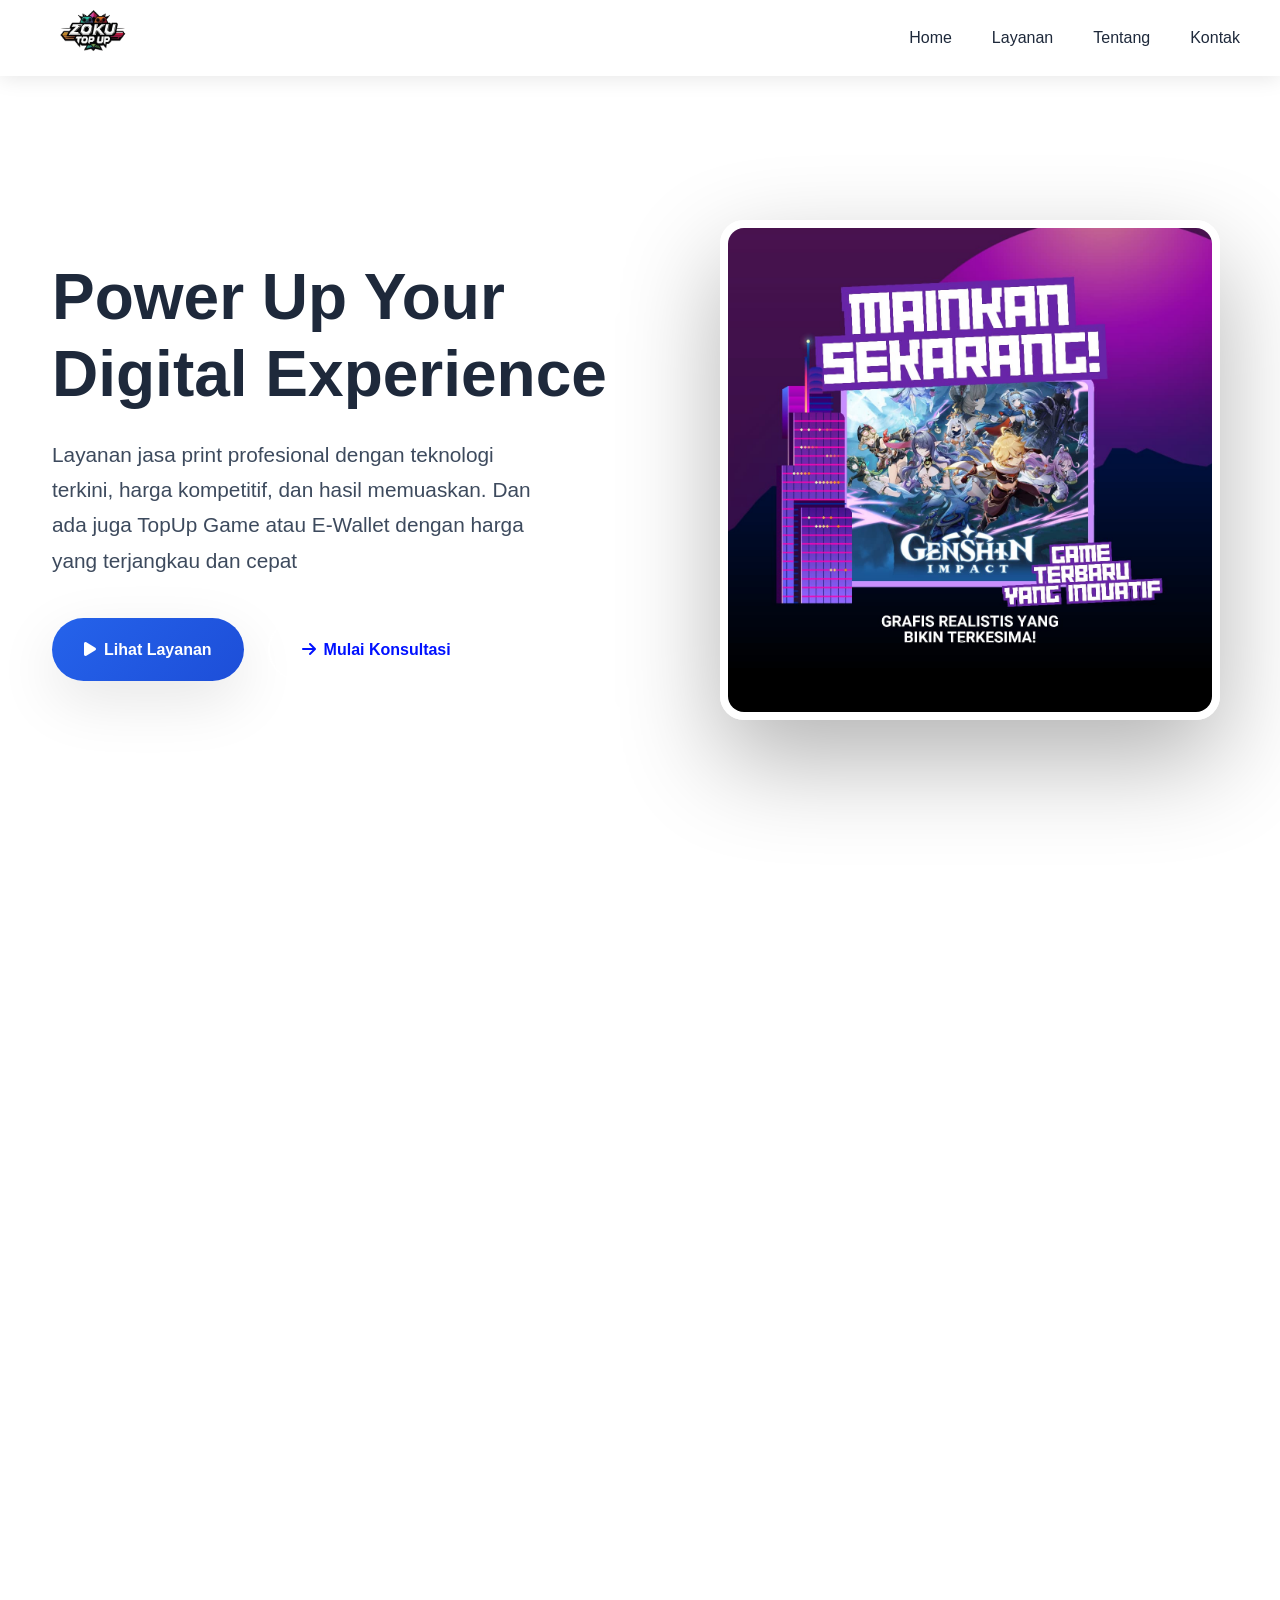
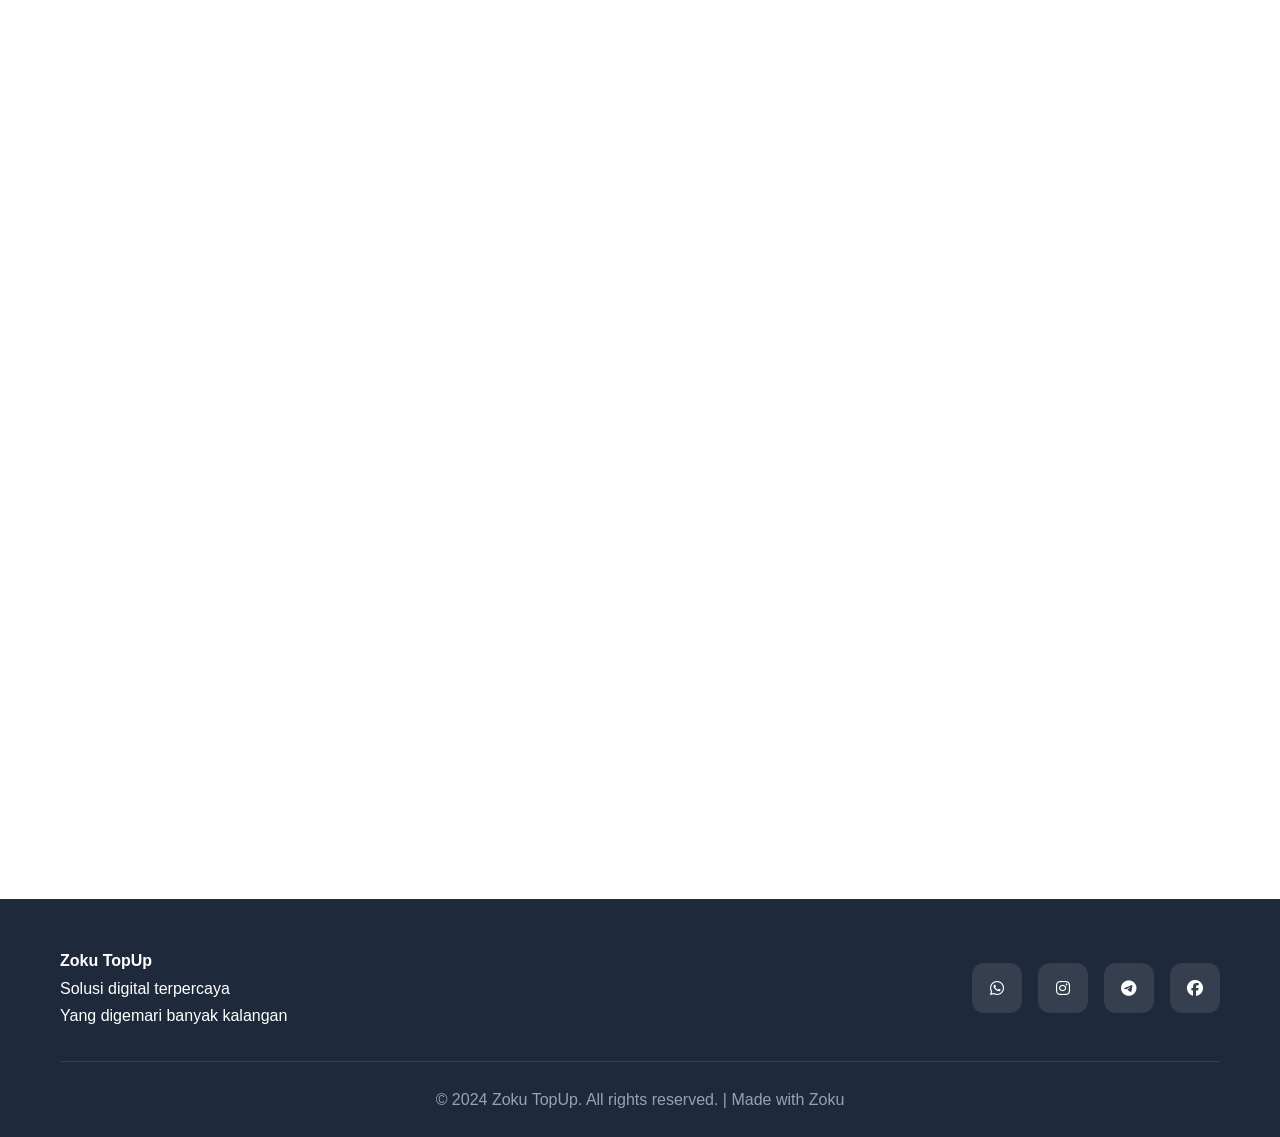
<file: index.html>
<!DOCTYPE html>
<html lang="id">
<head>
    <meta charset="UTF-8">
    <meta name="viewport" content="width=device-width, initial-scale=1.0 viewport-fit=cover">
    <title>Zoku TopUp - Solusi Digital Terpercaya</title>
    <link rel="stylesheet" href="index.css">
    <link href="https://cdnjs.cloudflare.com/ajax/libs/font-awesome/6.4.0/css/all.min.css" rel="stylesheet">
    <link rel="icon" href="zoku rev.png" type="image/png">
</head>
<body class="content-hidden">
    <!-- PRELOADER ANIMASI -->
    <div class="preloader" id="preloader">
        <div class="loader-container">
            <div class="loader-logo">
                <i class="fas fa-rocket"></i>
            </div>
            <div class="loader-text">
                <span class="loading-text">Memuat Data</span>
                <span class="loading-dots">...</span>
            </div>
            <div class="progress-container">
                <div class="progress-bar">
                    <div class="progress-fill"></div>
                </div>
            </div>
            <div class="loading-dots-container">
                <div class="dot"></div>
                <div class="dot"></div>
                <div class="dot"></div>
            </div>
        </div>
    </div>

    <!-- <div class="float-wa" onclick="window.open('https://wa.me/6282164960213', '_blank')">
    <i class="fab fa-whatsapp" style="color: white; font-size: 1.5rem;"></i>
</div>
<div class="float-help" onclick="showHelp()">
    <i class="fas fa-headset" style="color: white; font-size: 1.2rem;"></i> -->

    <!-- HEADER -->
    <header class="header">
        <nav class="navbar">
            <div class="nav-container">
                <div class="logo">
                    <h2> <img src="zoku rev.png" alt="Logo" class="logo-img"></h2>
                </div>
                <ul class="nav-menu">
                    <li><a href="#home">Home</a></li>
                    <li><a href="#layanan">Layanan</a></li>
                    <li><a href="#tentang">Tentang</a></li>
                    <li><a href="#kontak">Kontak</a></li>
                </ul>
                <div class="hamburger">
                    <span></span>
                    <span></span>
                    <span></span>
                </div>
            </div>
        </nav>
    </header>

    <!-- HERO SECTION -->
    <section id="home" class="hero">
        <div class="hero-content">
            <h1 class="hero-title">
                Power Up Your<br />
                Digital Experience</span>
                
            </h1>
            <p class="hero-subtitle">Layanan jasa print profesional dengan teknologi terkini, harga kompetitif, dan hasil memuaskan. Dan ada juga TopUp Game atau E-Wallet dengan harga yang terjangkau dan cepat</p>
            <div class="hero-buttons">
                <a href="#layanan" class="btn btn-primary">
                    <i class="fas fa-play"></i> Lihat Layanan
                </a>
                <a href="#kontak" class="btn btn-secondary">
                    <i class="fas fa-arrow-right"></i> Mulai Konsultasi
                </a>
            </div>
        </div>
        <div class="hero-image">
            <!-- <div class="floating-icons">
                <i class="fab fa-react"></i>
                <i class="fas fa-mobile-alt"></i>
                <i class="fas fa-chart-line"></i>
                <i class="fas fa-database"></i>
            </div> -->
    <button class="clickable-photo-btn" id="heroImageBtn">
        <img src="gs logo bg.jpeg" alt="Logo" class="photo-img">
    </button>
</div>
        </div>
    </section>

    <!-- LAYANAN SECTION -->
    <section id="layanan" class="layanan">
        <div class="container">
            <div class="section-header">
                <h2 class="section-title">Layanan Kami</h2>
                <p class="section-subtitle">Solusi lengkap untuk transformasi digital kebutuhan Anda</p>
            </div>
            <div class="layanan-grid">
                <div class="layanan-card featured">
                    <div class="featured-badge">Populer</div>
                    <div class="card-icon">
                        <i class="fas fa-file-alt"></i>
                    </div>
                    <h3>Jasa Print</h3>
                    <p>menggunakan alat canggih dan modern, harga terjangkau, dan warnanya sangat tajam.</p>
                    <div class="card-features">
                        <span>print <i class="fas fa-check"></i></span>
                        <span>fotocopy <i class="fas fa-check"></i></span>
                        <span>art paper <i class="fas fa-check"></i></span>
                    </div>
                    <!-- <div class="card-price"><span></span></div> -->
                    <a href="print.html" class="card-btn">Pesan Sekarang</a>
                </div>
                <div class="layanan-card">
                    <!-- <div class="featured-badge">Populer</div> -->
                    <div class="card-icon">
                        <i class="fa-solid fa-gun"></i>
                    </div>
                    <h3>TopUp Game</h3>
                    <p>TopUp dengan harga terjangkau, dan banyak bonus lainnya, app premium dengan harga MURAHHHHH</p>
                    <div class="card-features">
                        <span>TopUp Game<i class="fas fa-check"></i></span>
                        <span>Voucher Game<i class="fas fa-check"></i></span>
                        <span>App Premium<i class="fas fa-check"></i></span>
                    </div>
                    <!-- <div class="card-price">Rp 8.000.000 <span>/project</span></div> -->
                    <a href="error.html" class="card-btn">Pesan Sekarang</a>
                </div>
                <div class="layanan-card">
                    <div class="card-icon">
                        <i class="fas fa-print"></i>
                    </div>
                    <h3>laminating</h3>
                    <p>Laminating dengan harga terjangkau, tidak ada gelembung atau menonjol, dan laminating yang sangat rapi</p>
                    <div class="card-features">
                        <span>Berkas <i class="fas fa-check"></i></span>
                        <span>Brosur <i class="fas fa-check"></i></span>
                        <span>KTP/card <i class="fas fa-check"></i></span>
                    </div>
                    <!-- <div class="card-price">Rp 3.000.000 <span>/bulan</span></div> -->
                    <a href="laminating.html" class="card-btn">Pesan Sekarang</a>
                </div>
                <div class="layanan-card">
                    <div class="card-icon">
                        <i class="fas fa-id-card"></i>
                    </div>
                    <h3>ID Card</h3>
                    <p>Membuat ID card dengan harga minim dan jasa pembuatan desain dari Standard hingga Premium</p>
                    <div class="card-features">
                        <span>Harga terjangkau <i class="fas fa-check"></i></span>
                        <span>Jasa Desain <i class="fas fa-check"></i></span>
                        <span>Bahan Berkualitas <i class="fas fa-check"></i></span>
                    </div>
                    <!-- <div class="card-price">Rp 2.000.000 <span>/bulan</span></div> -->
                    <a href="error.html" class="card-btn">Pesan Sekarang</a>
                </div>
                <div class="layanan-card">
                    <div class="card-icon">
                        <i class="fa-solid fa-car-side"></i>
                    </div>
                    <h3>Diecast</h3>
                    <p>Laminating dengan harga terjangkau, tidak ada gelembung atau menonjol, dan laminating yang sangat rapi</p>
                    <div class="card-features">
                        <span>HotWheels <i class="fas fa-check"></i></span>
                        <span>MiniGT <i class="fas fa-check"></i></span>
                        <span>Tarmac <i class="fas fa-check"></i></span>
                    </div>
                    <!-- <div class="card-price">Rp 3.000.000 <span>/bulan</span></div> -->
                    <a href="diecast market.html" class="card-btn">Pesan Sekarang</a>
                </div>
            </div>
        </div>
    </section>

    <!-- TENTANG SECTION -->
    <section id="tentang" class="tentang">
        <div class="container">
            <div class="tentang-content">
                <div class="tentang-text">
                    <h2 class="section-title">Kenapa harus Memilih toko kami?</h2>
                    <p>Zoku TopUp lebih memilih Fokus pada kualitas, kecepatan, dan kepuasan pelanggan.</p>
                    <div class="stats">
                        <div class="stat">
                            <h3 data-target="500+">500+</h3>
                            <p>Proyek Selesai</p>
                        </div>
                        <div class="stat">
                            <h3 data-target="99+">99+</h3>
                            <p>Tingkat Kepuasan</p>
                        </div>
                        <!-- <div class="stat">
                            <h3 data-target="21+"></h3>
                            <p>Tahun Pengalaman</p>
                        </div> -->
                        <div class="stat">
                            <h3 data-target="32">31+</h3>
                            <p>Klien Aktif</p>
                        </div>
                    </div>
                </div>
                <div class="tentang-image">
                    <!-- <div class="image-placeholder"> -->
                        <img src="diskon.jpeg" alt="Logo" class="imgdiskon">
                    <!-- </div> -->
                </div>
            </div>
        </div>
    </section>

    <!-- KONTAK SECTION -->
    <section id="kontak" class="kontak">
        <div class="container">
            <div class="section-header">
                <h2 class="section-title">Siap Memulai?</h2>
                <p class="section-subtitle">Hubungi kami sekarang untuk konsultasi gratis</p>
            </div>
            <div class="kontak-content">
                <div class="kontak-info">
                    <div class="info-item">
                        <div class="info-icon">
                            <i class="fas fa-phone"></i>
                        </div>
                        <div>
                            <h4>Telepon</h4>
                            <p>+62 821-6496-0213</p>
                        </div>
                    </div>
                    <div class="info-item">
                        <div class="info-icon">
                            <i class="fas fa-envelope"></i>
                        </div>
                        <div>
                            <h4>Email</h4>
                            <p>zokutopup@gmail.com</p>
                        </div>
                    </div>
                    <div class="info-item">
                        <div class="info-icon">
                            <i class="fas fa-map-marker-alt"></i>
                        </div>
                        <div>
                            <h4>Alamat</h4>
                            <p>Jl. Tj. Ledong 21381<br>Sumatra Utara</p>
                        </div>
                    </div>
                </div>
                <form class="kontak-form" id="kontakForm">
                    <div class="form-group">
                        <input type="text" id="nama" placeholder="" required>
                        <label for="nama">Nama Lengkap</label>
                    </div>
                    <div class="form-row">
                        <div class="form-group">
                            <input type="email" id="email" placeholder="" required>
                            <label for="email">Email</label>
                        </div>
                        <div class="form-group">
                            <input type="tel" id="phone" placeholder="">
                            <label for="phone">Telepon</label>
                        </div>
                    </div>
                    <!-- <div class="form-group">
                        <select id="layanan" required>
                            <option value="">Pilih Layanan</option>
                            <option value="web">Web Development</option>
                            <option value="mobile">Mobile App</option>
                            <option value="marketing">Digital Marketing</option>
                            <option value="support">IT Support</option>
                        </select>
                        <label for="layanan">Layanan</label>
                    </div> -->
                    <div class="form-group">
                        <textarea id="pesan" placeholder="" rows="5" required></textarea>
                        <label for="pesan">Pesan</label>
                    </div>
                    <button type="submit" class="btn btn-primary btn-full">
                        <i class="fas fa-paper-plane"></i> Kirim Pesan
                    </button>
                </form>
            </div>
        </div>
    </section>

    <!-- FOOTER -->
    <footer class="footer">
    <div class="container">
        <div class="footer-content">
            <div class="footer-logo">
                <!-- <img src="zoku rev.png" alt="Zoku TopUp Logo" class="logo-footer"> -->
                <div class="footer-brand">
                    <p><strong>Zoku TopUp</strong></p>
                    <p>Solusi digital terpercaya</p>
                    <p>Yang digemari banyak kalangan</p>
                </div>
            </div>
                <div class="footer-social">
                    <a href="https://wa.me/6282164960213" target="_blank" rel="noopener" title="WhatsApp">
                    <i class="fab fa-whatsapp"></i>
                </a>
                <a href="https://www.instagram.com/zokutopup?igsh=Nzc0N2RsbXdvcmFl" target="_blank" rel="noopener" title="Instagram">
                    <i class="fab fa-instagram"></i>
                </a>
                <a href="https://t.me/Zokutopup" target="_blank" rel="noopener" title="Telegram">
                    <i class="fa-brands fa-telegram"></i>
                </a>
                <a href="#" target="_blank" rel="noopener" title="Facebook">
                    <i class="fa-brands fa-facebook"></i>
                </a>
                </div>
            </div>
            <div class="footer-bottom">
                <p>&copy; 2024 Zoku TopUp. All rights reserved. | Made with Zoku</p>
            </div>
        </div>
    </footer>

    <script src="index.js"></script>
</body>
</html>
</file>
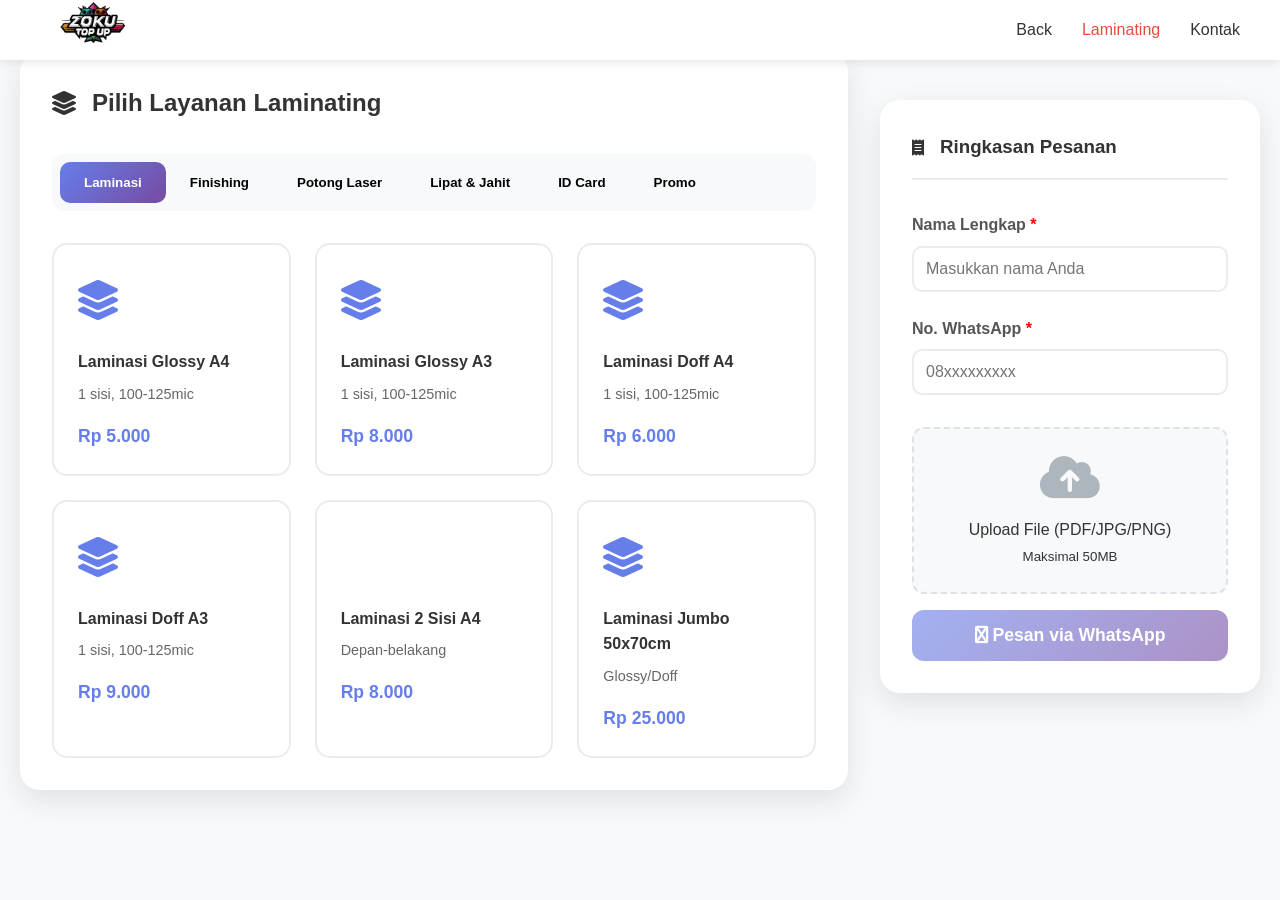
<file: laminating.html>
<!DOCTYPE html>
<html lang="id">
<head>
    <meta charset="UTF-8">
    <meta name="viewport" content="width=device-width, initial-scale=1.0">
    <title>Jasa Laminating - Zoku TopUp</title>
    <link href="https://cdnjs.cloudflare.com/ajax/libs/font-awesome/6.0.0/css/all.min.css" rel="stylesheet">
    <style>
        * {
            margin: 0;
            padding: 0;
            box-sizing: border-box;
        }

        body {
            font-family: 'Segoe UI', Tahoma, Geneva, Verdana, sans-serif;
            line-height: 1.6;
            color: #333;
            background: #f8f9fa;
        }

        .container {
            max-width: 1400px;
            margin: 0 auto;
            padding: 20px;
        }

        .navbar {
            background: #fff;
            box-shadow: 0 2px 10px rgba(0,0,0,0.1);
            position: fixed;
            top: 0;
            width: 100%;
            z-index: 1000;
        }

        /* .nav-container {
            max-width: 1200px;
            margin: 0 auto;
            padding: 0 20px;
            display: flex;
            justify-content: space-between;
            align-items: center;
            height: 70px;
        } */

        .nav-container {
            max-width: 1200px;
            margin: 0 auto;
            display: flex;
            align-items: center;
            justify-content: space-between;
            height: 60px; /* Tinggi fixed */
        }

        .logo h2 {
            background: var(--primary);
            -webkit-background-clip: text;
            -webkit-text-fill-color: transparent;
            background-clip: text;
            font-size: 1.8rem;
            font-weight: 800;
        }

        .logo-img {
            mix-blend-mode: multiply;
            height: 60px; /* Atur tinggi logo sesuai kebutuhan */
            width: auto;  /* Menjaga proporsi logo */
            /* Pastikan tidak ada background-color di sini */
        }

        .nav-menu {
            display: flex;
            list-style: none;
            gap: 30px;
        }

        .nav-link {
            text-decoration: none;
            color: #333;
            font-weight: 500;
            transition: color 0.3s;
        }

        .nav-link:hover,
        .nav-link.active {
            color: #e74c3c;
        }

        .hamburger {
            display: none;
            flex-direction: column;
            cursor: pointer;
        }

        .hamburger span {
            width: 25px;
            height: 3px;
            background: #333;
            margin: 3px 0;
            transition: 0.3s;
        }

        .main-content {
            display: grid;
            grid-template-columns: 1fr 380px;
            gap: 2rem;
            margin-top: 2rem;
        }

        .catalog {
            background: white;
            border-radius: 20px;
            padding: 2rem;
            box-shadow: 0 10px 30px rgba(0,0,0,0.1);
            height: fit-content;
        }

        .catalog h2 {
            margin-bottom: 2rem;
            color: #333;
            display: flex;
            align-items: center;
            gap: 1rem;
        }

        .category-tabs {
            display: flex;
            background: #f8f9fa;
            border-radius: 12px;
            padding: 0.5rem;
            margin-bottom: 2rem;
            overflow-x: auto;
        }

        .tab-btn {
            padding: 0.8rem 1.5rem;
            border: none;
            background: none;
            border-radius: 10px;
            cursor: pointer;
            font-weight: 600;
            transition: all 0.3s;
            white-space: nowrap;
        }

        .tab-btn.active {
            background: linear-gradient(135deg, #667eea, #764ba2);
            color: white;
        }

        .products-grid {
            display: grid;
            grid-template-columns: repeat(auto-fill, minmax(200px, 1fr));
            gap: 1.5rem;
        }

        .product-card {
            border: 2px solid #e9ecef;
            border-radius: 15px;
            padding: 1.5rem;
            cursor: pointer;
            transition: all 0.3s;
            position: relative;
            overflow: hidden;
        }

        .product-card:hover, .product-card.selected {
            border-color: #667eea;
            box-shadow: 0 10px 30px rgba(102, 126, 234, 0.2);
            transform: translateY(-5px);
        }

        .product-card.selected::before {
            content: '✓';
            position: absolute;
            top: 1rem;
            right: 1rem;
            width: 25px;
            height: 25px;
            background: #28a745;
            border-radius: 50%;
            display: flex;
            align-items: center;
            justify-content: center;
            color: white;
            font-size: 0.8rem;
            font-weight: bold;
        }

        .product-icon {
            font-size: 2.5rem;
            color: #667eea;
            margin-bottom: 1rem;
        }

        .product-name {
            font-weight: 700;
            margin-bottom: 0.5rem;
            color: #333;
        }

        .product-desc {
            color: #666;
            font-size: 0.9rem;
            margin-bottom: 1rem;
        }

        .order-summary {
            background: white;
            border-radius: 20px;
            padding: 2rem;
            box-shadow: 0 10px 30px rgba(0,0,0,0.1);
            height: fit-content;
            position: sticky;
            top: 100px;
        }

        .summary-header {
            display: flex;
            align-items: center;
            gap: 1rem;
            margin-bottom: 2rem;
            padding-bottom: 1rem;
            border-bottom: 2px solid #e9ecef;
        }

        .customer-info {
            margin-bottom: 2rem;
        }

        .form-group {
            margin-bottom: 1.5rem;
        }

        label {
            display: block;
            margin-bottom: 0.5rem;
            font-weight: 600;
            color: #555;
        }

        input, select, textarea {
            width: 100%;
            padding: 12px;
            border: 2px solid #e9ecef;
            border-radius: 10px;
            font-size: 1rem;
            transition: all 0.3s;
        }

        input:focus, select:focus, textarea:focus {
            outline: none;
            border-color: #667eea;
        }

        .quantity-group {
            display: flex;
            gap: 0.5rem;
            align-items: center;
        }

        .qty-btn {
            width: 40px;
            height: 40px;
            border: 2px solid #e9ecef;
            background: white;
            border-radius: 8px;
            cursor: pointer;
            font-size: 1.2rem;
            display: flex;
            align-items: center;
            justify-content: center;
        }

        .qty-btn:hover {
            border-color: #667eea;
            color: #667eea;
        }

        .qty-input {
            width: 70px;
            text-align: center;
        }

        .total-section {
            background: linear-gradient(135deg, #667eea, #764ba2);
            color: white;
            padding: 1.5rem;
            border-radius: 15px;
            margin: 2rem 0;
        }

        .total-item {
            display: flex;
            justify-content: space-between;
            margin-bottom: 0.8rem;
            font-size: 1.1rem;
        }

        .total-final {
            font-size: 1.8rem;
            font-weight: bold;
            border-top: 2px solid rgba(255,255,255,0.3);
            padding-top: 1rem;
            margin-top: 1rem;
        }

        .btn {
            width: 100%;
            padding: 15px;
            border: none;
            border-radius: 12px;
            font-size: 1.1rem;
            font-weight: 600;
            cursor: pointer;
            transition: all 0.3s;
            margin-top: 1rem;
        }

        .btn-primary {
            background: linear-gradient(135deg, #667eea, #764ba2);
            color: white;
        }

        .btn-primary:hover:not(:disabled) {
            transform: translateY(-2px);
            box-shadow: 0 10px 25px rgba(102, 126, 234, 0.4);
        }

        .btn:disabled {
            opacity: 0.6;
            cursor: not-allowed;
        }

        .no-product {
            text-align: center;
            color: #999;
            padding: 3rem;
            font-size: 1.1rem;
        }

        .preview-section {
            margin-top: 2rem;
            padding: 1.5rem;
            background: #f8f9fa;
            border-radius: 12px;
            border: 2px dashed #dee2e6;
            text-align: center;
            cursor: pointer;
            transition: all 0.3s;
        }

        .preview-section:hover {
            border-color: #667eea;
            background: rgba(102, 126, 234, 0.05);
        }

        .preview-section.has-file {
            border-style: solid;
            background: white;
        }

        .success-message {
            background: #d4edda;
            color: #155724;
            padding: 1rem;
            border-radius: 10px;
            margin-top: 1rem;
            display: none;
            text-align: center;
            font-weight: 600;
        }

        @media (max-width: 768px) {
            .main-content {
                grid-template-columns: 1fr;
            }
            
            .order-summary {
                position: static;
            }
        }
    </style>
</head>
<body>
    <nav class="navbar">
        <div class="nav-container">
            <div class="nav-logo">
               <div class="logo">
                    <h2> <img src="zoku rev.png" alt="Logo" class="logo-img"></h2>
                </div>
            </div>
            <ul class="nav-menu">
                <li class="nav-item">
                    <a onclick="history.back()" class="nav-link">Back</a>
                </li>
                <li class="nav-item">
                    <a href="laminating.html" class="nav-link active">Laminating</a>
                </li>
                <li class="nav-item">
                    <a href="#" class="nav-link">Kontak</a>
                </li>
            </ul>
            <div class="hamburger">
                <span></span>
                <span></span>
                <span></span>
            </div>
        </div>
    </nav>

    <div class="container">
        <div class="main-content">
            <!-- Product Catalog -->
            <div class="catalog">
                <h2>
                    <i class="fas fa-layer-group"></i>
                    Pilih Layanan Laminating
                </h2>

                <div class="category-tabs">
                    <button class="tab-btn active" data-category="laminasi">Laminasi</button>
                    <button class="tab-btn" data-category="finishing">Finishing</button>
                    <button class="tab-btn" data-category="potong">Potong Laser</button>
                    <button class="tab-btn" data-category="lipat">Lipat & Jahit</button>
                    <button class="tab-btn" data-category="id-card">ID Card</button>
                    <button class="tab-btn" data-category="promo">Promo</button>
                </div>

                <div class="products-grid" id="productsGrid">
                    <!-- Products akan dimuat via JS -->
                </div>
            </div>

            <!-- Order Summary -->
            <div class="order-summary">
                <div class="summary-header">
                    <i class="fas fa-receipt"></i>
                    <h3>Ringkasan Pesanan</h3>
                </div>

                <div class="customer-info">
                    <div class="form-group">
                        <label>Nama Lengkap <span style="color: red;">*</span></label>
                        <input type="text" id="customerName" placeholder="Masukkan nama Anda" required>
                    </div>
                    <div class="form-group">
                        <label>No. WhatsApp <span style="color: red;">*</span></label>
                        <input type="tel" id="whatsapp" placeholder="08xxxxxxxxx" required>
                    </div>
                </div>

                <div id="selectedProductInfo" style="display: none;">
                    <div class="form-group">
                        <label>Produk Terpilih</label>
                        <div style="padding: 1rem; background: #f8f9fa; border-radius: 10px;">
                            <strong id="productName"></strong><br>
                            <small id="productDesc"></small>
                        </div>
                    </div>

                    <div class="form-group">
                        <label>Jumlah <span style="color: red;">*</span></label>
                        <div class="quantity-group">
                            <button type="button" class="qty-btn" id="qtyMinus">-</button>
                            <input type="number" class="qty-input" id="quantity" value="1" min="1">
                            <button type="button" class="qty-btn" id="qtyPlus">+</button>
                        </div>
                    </div>

                    <div class="form-group">
                        <label>Ukuran (cm) <span style="color: red;">*</span></label>
                        <input type="text" id="size" placeholder="Contoh: 21x29.7 (A4) atau 30x40">
                    </div>

                    <div class="form-group">
                        <label>Keterangan</label>
                        <textarea rows="3" id="notes" placeholder="Jenis kertas, jumlah lembar, dll..."></textarea>
                    </div>
                </div>

                <div class="preview-section" id="previewSection">
                    <i class="fas fa-cloud-upload-alt" style="font-size: 3rem; color: #adb5bd; margin-bottom: 1rem;"></i>
                    <p>Upload File (PDF/JPG/PNG)</p>
                    <small>Maksimal 50MB</small>
                    <input type="file" id="fileInput" accept=".pdf,.jpg,.jpeg,.png" style="display: none;">
                </div>

                <div class="total-section" id="totalSection" style="display: none;">
                    <div class="total-item">
                        <span>Harga Satuan</span>
                        <span id="pricePerUnit">Rp 0</span>
                    </div>
                    <div class="total-item">
                        <span>Jumlah</span>
                        <span id="qtyDisplay">0</span>
                    </div>
                    <div class="total-final">
                        Total Bayar: <span id="totalAmount">Rp 0</span>
                    </div>
                </div>

                <button type="submit" class="btn btn-primary" id="orderBtn" disabled>
                    <i class="fas fa-whatsapp"></i> Pesan via WhatsApp
                </button>

                <div class="success-message" id="successMessage">
                    <i class="fas fa-check-circle"></i> Pesanan berhasil disimpan ke sistem!
                </div>
            </div>
        </div>
    </div>

    <script>
        // Data Produk Laminating & Finishing
        const productsData = {
            laminasi: [
                { id: 'laminasi-glossy-a4', name: 'Laminasi Glossy A4', desc: '1 sisi, 100-125mic', price: 5000, icon: 'fas fa-layer-group' },
                { id: 'laminasi-glossy-a3', name: 'Laminasi Glossy A3', desc: '1 sisi, 100-125mic', price: 8000, icon: 'fas fa-layer-group' },
                { id: 'laminasi-doff-a4', name: 'Laminasi Doff A4', desc: '1 sisi, 100-125mic', price: 6000, icon: 'fas fa-layer-group' },
                { id: 'laminasi-doff-a3', name: 'Laminasi Doff A3', desc: '1 sisi, 100-125mic', price: 9000, icon: 'fas fa-layer-group' },
                { id: 'laminasi-2sisi-a4', name: 'Laminasi 2 Sisi A4', desc: 'Depan-belakang', price: 8000, icon: 'fas fa-layers' },
                { id: 'laminasi-jumbo', name: 'Laminasi Jumbo 50x70cm', desc: 'Glossy/Doff', price: 25000, icon: 'fas fa-layer-group' }
            ],
            finishing: [
                { id: 'emboss', name: 'Hotprint/Emboss', desc: '1 sisi A4', price: 3000, icon: 'fas fa-stamp' },
                { id: 'perforasi', name: 'Perforasi', desc: 'Garis potong A4', price: 2000, icon: 'fas fa-cut' },
                { id: 'rounding', name: 'Sudut Rounding', desc: '4 sudut A4', price: 2500, icon: 'fas fa-circle' },
                { id: 'pell-off', name: 'Stiker Pell Off', desc: 'A4 glossy', price: 7000, icon: 'fas fa-sticky-note' },
                { id: 'uv-spot', name: 'UV Spot 10x10cm', desc: 'Laminasi + UV', price: 15000, icon: 'fas fa-magic' }
            ],
            potong: [
                { id: 'laser-a4', name: 'Potong Laser A4', desc: 'Kayu/MDF 3mm', price: 35000, icon: 'fas fa-cut' },
                { id: 'cnc-akrilik', name: 'CNC Akrilik 3mm', desc: 'Ukuran custom', price: 45000, icon: 'fas fa-industry' },
                { id: 'potong-stiker', name: 'Potong Stiker Kontur', desc: 'Vinyl custom', price: 12000, icon: 'fas fa-scissors' },
                { id: 'diecut-kraft', name: 'Diecut Kraft Paper', desc: 'A5 custom shape', price: 8000, icon: 'fas fa-cut' }
            ],
            'lipat': [
                { id: 'lipat-brochure', name: 'Lipat Brosur A4', desc: '2 lipatan', price: 1500, icon: 'fas fa-file-folded' },
                { id: 'jahit-saddle', name: 'Jahit Kawat A4', desc: '16 halaman', price: 5000, icon: 'fas fa-book-open' },
                { id: 'lipat-map', name: 'Lipat Map A3', desc: 'Map folder', price: 3000, icon: 'fas fa-folder-open' },
                { id: 'origami', name: 'Origami Custom', desc: 'Lipatan khusus', price: 10000, icon: 'fas fa-cube' }
            ],
            'id-card': [
                { id: 'card-pvc1', name: 'ID Card PVC', desc: 'Standard kartu ATM', price: 10000, icon: 'fas fa-id-card' }
            ],
            promo: [
                { id: 'laminasi-combo', name: 'Combo Laminasi 50pcs', desc: 'A4 Glossy Diskon 15%', price: 200000, icon: 'fas fa-percent' },
                { id: 'finishing-id', name: 'Paket ID Card', desc: 'Laminasi + Rounding', price: 12000, icon: 'fas fa-id-card' },
                { id: 'finishing-id10pcs', name: 'Paket ID Card 10pcs', desc: 'Laminasi + Rounding 10pcs', price: 12000, icon: 'fas fa-id-card' },
                { id: 'brosur-paket', name: 'Paket Brosur', desc: 'Lipat + Laminasi A4', price: 25000, icon: 'fas fa-gift' }
            ]
        };

        let selectedProduct = null;
        let currentCategory = 'laminasi';

        // Initialize
        function init() {
            renderProducts('laminasi');
            setupEventListeners();
            calculateTotal();
        }

        // Render Products
        function renderProducts(category) {
            const grid = document.getElementById('productsGrid');
            const products = productsData[category] || [];
            
            grid.innerHTML = products.map(product => `
                <div class="product-card ${selectedProduct?.id === product.id ? 'selected' : ''}" 
                     data-product='${JSON.stringify(product)}'>
                    <div class="product-icon">
                        <i class="${product.icon}"></i>
                    </div>
                    <div class="product-name">${product.name}</div>
                    <div class="product-desc">${product.desc}</div>
                    <div style="font-weight: bold; color: #667eea; font-size: 1.1rem; margin-top: 0.5rem;">
                        Rp ${formatRupiah(product.price)}
                    </div>
                </div>
            `).join('');
        }

        // Event Listeners
        function setupEventListeners() {
            // Category Tabs
            document.querySelectorAll('.tab-btn').forEach(btn => {
                btn.addEventListener('click', (e) => {
                    document.querySelectorAll('.tab-btn').forEach(b => b.classList.remove('active'));
                    e.target.classList.add('active');
                    currentCategory = e.target.dataset.category;
                    renderProducts(currentCategory);
                });
            });

            // Product Selection
            document.getElementById('productsGrid').addEventListener('click', (e) => {
                if (e.target.closest('.product-card')) {
                    const productCard = e.target.closest('.product-card');
                    const product = JSON.parse(productCard.dataset.product);
                    selectProduct(product);
                }
            });

            // Quantity Controls
            document.getElementById('qtyMinus').addEventListener('click', () => {
                const qty = parseInt(document.getElementById('quantity').value) || 1;
                if (qty > 1) document.getElementById('quantity').value = qty - 1;
                calculateTotal();
            });

            document.getElementById('qtyPlus').addEventListener('click', () => {
                const qty = parseInt(document.getElementById('quantity').value) || 1;
                document.getElementById('quantity').value = qty + 1;
                calculateTotal();
            });

            document.getElementById('quantity').addEventListener('input', calculateTotal);

            // File Upload
            const previewSection = document.getElementById('previewSection');
            const fileInput = document.getElementById('fileInput');

            previewSection.addEventListener('click', () => fileInput.click());
            fileInput.addEventListener('change', handleFileUpload);

            // Order Button
            document.getElementById('orderBtn').addEventListener('click', placeOrder);

            // Form validation real-time
            document.getElementById('customerName').addEventListener('input', validateForm);
            document.getElementById('whatsapp').addEventListener('input', validateForm);
        }

        // Select Product
        function selectProduct(product) {
            selectedProduct = product;
            
            // Update UI
            document.getElementById('productName').textContent = product.name;
            document.getElementById('productDesc').textContent = product.desc;
            document.getElementById('selectedProductInfo').style.display = 'block';
            
            // Update product cards
            document.querySelectorAll('.product-card').forEach(card => {
                card.classList.toggle('selected', JSON.parse(card.dataset.product).id === product.id);
            });
            
            document.getElementById('quantity').value = 1;
            calculateTotal();
            validateForm();
        }

        // Calculate Total
        function calculateTotal() {
            if (!selectedProduct) {
                document.getElementById('totalSection').style.display = 'none';
                document.getElementById('orderBtn').disabled = true;
                return;
            }

            const pricePerUnit = selectedProduct.price;
            const quantity = parseInt(document.getElementById('quantity').value) || 1;
            const total = pricePerUnit * quantity;

            document.getElementById('pricePerUnit').textContent = formatRupiah(pricePerUnit);
            document.getElementById('qtyDisplay').textContent = quantity;
            document.getElementById('totalAmount').textContent = formatRupiah(total);
            
            document.getElementById('totalSection').style.display = 'block';
            validateForm();
        }

        // Validate Form
        function validateForm() {
            const name = document.getElementById('customerName').value.trim();
            const whatsapp = document.getElementById('whatsapp').value.trim();
            const hasProduct = selectedProduct !== null;

            document.getElementById('orderBtn').disabled = !(name && whatsapp && hasProduct);
        }

        // File Upload Handler
        function handleFileUpload(e) {
            const file = e.target.files[0];
            const previewSection = document.getElementById('previewSection');
            
            if (file && file.size < 50 * 1024 * 1024) {
                const reader = new FileReader();
                reader.onload = function(e) {
                    previewSection.innerHTML = `
                        <img src="${e.target.result}" style="max-width: 100%; max-height: 200px; object-fit: contain; border-radius: 8px;">
                        <p style="margin-top: 1rem; color: #28a745;"><i class="fas fa-check"></i> File berhasil diupload</p>
                        <small>${file.name} (${formatFileSize(file.size)})</small>
                        <input type="file" id="fileInput" accept=".pdf,.jpg,.jpeg,.png" style="display: none;">
                    `;
                    previewSection.classList.add('has-file');
                };
                reader.readAsDataURL(file);
            } else if (file) {
                alert('❌ File terlalu besar! Maksimal 50MB');
                e.target.value = '';
            }
        }

        // PLACE ORDER
        function placeOrder() {
            if (!selectedProduct) return;

            const orderData = {
                id: Date.now(),
                customerName: document.getElementById('customerName').value.trim(),
                whatsapp: document.getElementById('whatsapp').value.trim(),
                product: selectedProduct.name,
                desc: document.getElementById('productDesc').textContent,
                quantity: document.getElementById('quantity').value,
                size: document.getElementById('size').value.trim(),
                notes: document.getElementById('notes').value,
                total: document.getElementById('totalAmount').textContent,
                status: 'new',
                timestamp: new Date().toISOString()
            };

            saveOrderToStorage(orderData);

            const message = `PESANAN LAMINASI BARU\n\n` +
                `Nama: ${orderData.customerName}\n` +
                `WhatsApp: ${orderData.whatsapp}\n\n` +
                `Layanan: ${orderData.product}\n` +
                `Spesifikasi: ${orderData.desc}\n` +
                `Jumlah: ${orderData.quantity}\n` +
                `Ukuran: ${orderData.size || '-'}\n` +
                `Catatan: ${orderData.notes || '-'}\n` +
                `Total: ${orderData.total}\n\n` +
                `Pesanan #${orderData.id}\n` +
                `Siap dikerjakan!`;

            const whatsappUrl = `https://wa.me/6282164960213?text=${encodeURIComponent(message)}`;
            window.open(whatsappUrl, '_blank');
            
            showSuccess();
            resetForm();
        }

        function saveOrderToStorage(order) {
            const orders = JSON.parse(localStorage.getItem('laminasi_orders')) || [];
            orders.unshift(order);
            localStorage.setItem('laminasi_orders', JSON.stringify(orders));
        }

        function showSuccess() {
            const successMsg = document.getElementById('successMessage');
            successMsg.style.display = 'block';
            successMsg.scrollIntoView({ behavior: 'smooth' });
            setTimeout(() => {
                successMsg.style.display = 'none';
            }, 5000);
        }

        function resetForm() {
            document.getElementById('customerName').value = '';
            document.getElementById('whatsapp').value = '';
            document.getElementById('quantity').value = 1;
            document.getElementById('size').value = '';
            document.getElementById('notes').value = '';
            document.getElementById('fileInput').value = '';
            
            const previewSection = document.getElementById('previewSection');
            previewSection.innerHTML = `
                <i class="fas fa-cloud-upload-alt" style="font-size: 3rem; color: #adb5bd; margin-bottom: 1rem;"></i>
                <p>Upload File (PDF/JPG/PNG)</p>
                <small>Maksimal 50MB</small>
                <input type="file" id="fileInput" accept=".pdf,.jpg,.jpeg,.png" style="display: none;">
            `;
            previewSection.classList.remove('has-file');
            
            selectedProduct = null;
            document.getElementById('selectedProductInfo').style.display = 'none';
            document.getElementById('totalSection').style.display = 'none';
            document.getElementById('orderBtn').disabled = true;
        }

        function formatRupiah(amount) {
            return new Intl.NumberFormat('id-ID').format(amount);
        }

        function formatFileSize(bytes) {
            if (bytes === 0) return '0 Bytes';
            const k = 1024;
            const sizes = ['Bytes', 'KB', 'MB'];
            const i = Math.floor(Math.log(bytes) / Math.log(k));
            return parseFloat((bytes / Math.pow(k, i)).toFixed(2)) + ' ' + sizes[i];
        }

        init();
    </script>
</body>
</html>
</file>
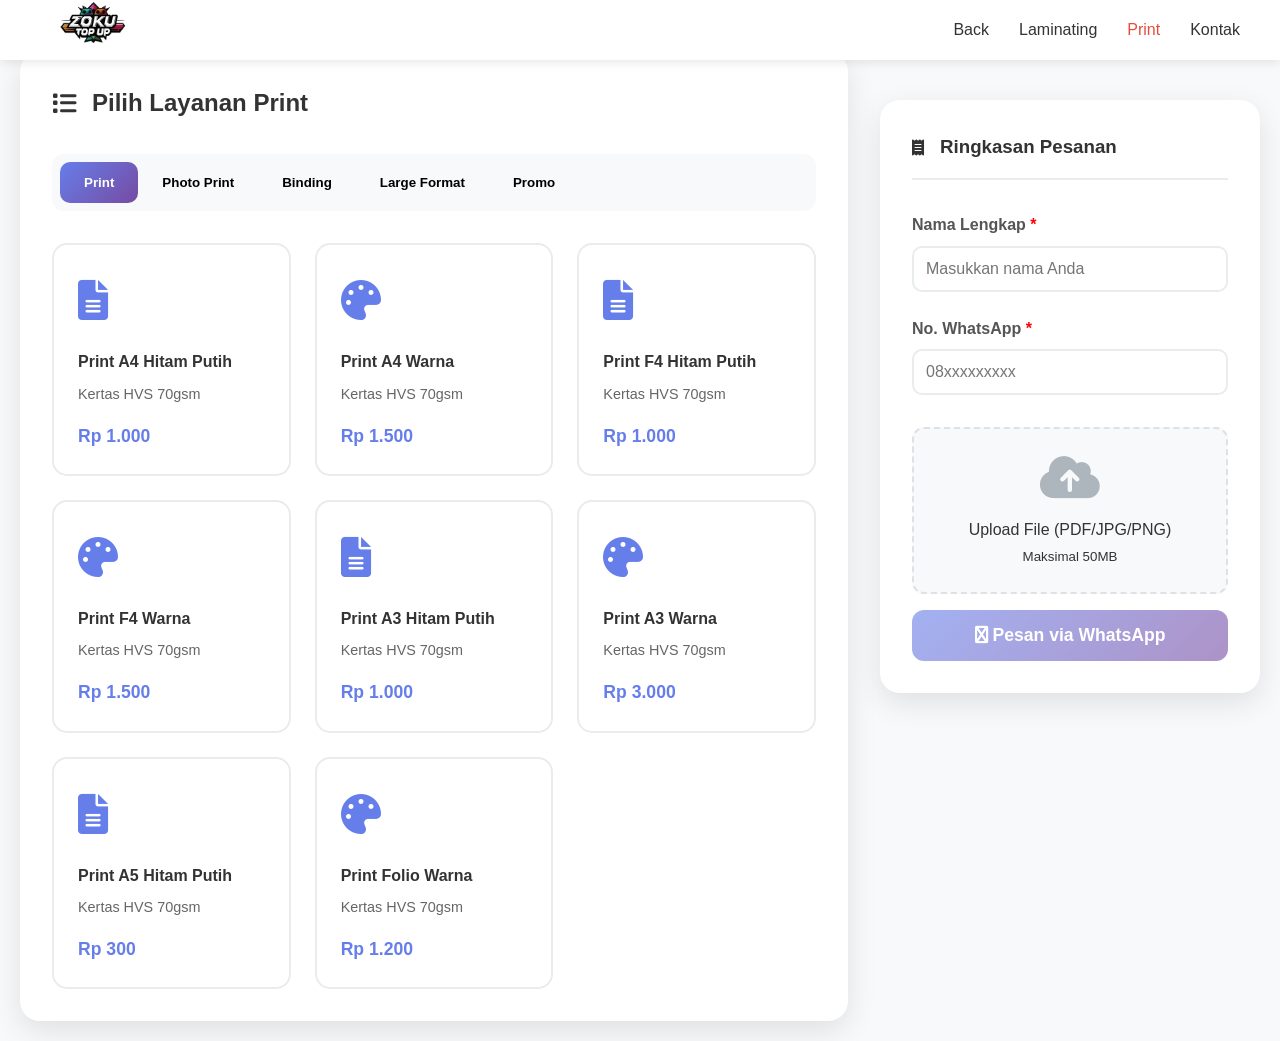
<file: print.html>
<!DOCTYPE html>
<html lang="id">
<head>
    <meta charset="UTF-8">
    <meta name="viewport" content="width=device-width, initial-scale=1.0">
    <title>Jasa Print - Zoku TopUp</title>
    <link href="https://cdnjs.cloudflare.com/ajax/libs/font-awesome/6.0.0/css/all.min.css" rel="stylesheet">
    <style>
        * {
            margin: 0;
            padding: 0;
            box-sizing: border-box;
        }

        body {
            font-family: 'Segoe UI', Tahoma, Geneva, Verdana, sans-serif;
            line-height: 1.6;
            color: #333;
            background: #f8f9fa;
        }

        .container {
            max-width: 1400px;
            margin: 0 auto;
            padding: 20px;
        }

        .navbar {
            background: #fff;
            box-shadow: 0 2px 10px rgba(0,0,0,0.1);
            position: fixed;
            top: 0;
            width: 100%;
            z-index: 1000;
        }

        /* .nav-container {
            max-width: 1200px;
            margin: 0 auto;
            padding: 0 20px;
            display: flex;
            justify-content: space-between;
            align-items: center;
            height: 70px;
        } */

        .nav-container {
            max-width: 1200px;
            margin: 0 auto;
            display: flex;
            align-items: center;
            justify-content: space-between;
            height: 60px; /* Tinggi fixed */
        }

        .logo h2 {
            background: var(--primary);
            -webkit-background-clip: text;
            -webkit-text-fill-color: transparent;
            background-clip: text;
            font-size: 1.8rem;
            font-weight: 800;
        }

        .logo-img {
            mix-blend-mode: multiply;
            height: 60px; /* Atur tinggi logo sesuai kebutuhan */
            width: auto;  /* Menjaga proporsi logo */
            /* Pastikan tidak ada background-color di sini */
        }

        .nav-menu {
            display: flex;
            list-style: none;
            gap: 30px;
        }

        .nav-link {
            text-decoration: none;
            color: #333;
            font-weight: 500;
            transition: color 0.3s;
        }

        .nav-link:hover,
        .nav-link.active {
            color: #e74c3c;
        }

        .hamburger {
            display: none;
            flex-direction: column;
            cursor: pointer;
        }

        .hamburger span {
            width: 25px;
            height: 3px;
            background: #333;
            margin: 3px 0;
            transition: 0.3s;
        }

        .main-content {
            display: grid;
            grid-template-columns: 1fr 380px;
            gap: 2rem;
            margin-top: 2rem;
        }

        .catalog {
            background: white;
            border-radius: 20px;
            padding: 2rem;
            box-shadow: 0 10px 30px rgba(0,0,0,0.1);
            height: fit-content;
        }

        .catalog h2 {
            margin-bottom: 2rem;
            color: #333;
            display: flex;
            align-items: center;
            gap: 1rem;
        }

        .category-tabs {
            display: flex;
            background: #f8f9fa;
            border-radius: 12px;
            padding: 0.5rem;
            margin-bottom: 2rem;
            overflow-x: auto;
        }

        .tab-btn {
            padding: 0.8rem 1.5rem;
            border: none;
            background: none;
            border-radius: 10px;
            cursor: pointer;
            font-weight: 600;
            transition: all 0.3s;
            white-space: nowrap;
        }

        .tab-btn.active {
            background: linear-gradient(135deg, #667eea, #764ba2);
            color: white;
        }

        .products-grid {
            display: grid;
            grid-template-columns: repeat(auto-fill, minmax(200px, 1fr));
            gap: 1.5rem;
        }

        .product-card {
            border: 2px solid #e9ecef;
            border-radius: 15px;
            padding: 1.5rem;
            cursor: pointer;
            transition: all 0.3s;
            position: relative;
            overflow: hidden;
        }

        .product-card:hover, .product-card.selected {
            border-color: #667eea;
            box-shadow: 0 10px 30px rgba(102, 126, 234, 0.2);
            transform: translateY(-5px);
        }

        .product-card.selected::before {
            content: '✓';
            position: absolute;
            top: 1rem;
            right: 1rem;
            width: 25px;
            height: 25px;
            background: #28a745;
            border-radius: 50%;
            display: flex;
            align-items: center;
            justify-content: center;
            color: white;
            font-size: 0.8rem;
            font-weight: bold;
        }

        .product-icon {
            font-size: 2.5rem;
            color: #667eea;
            margin-bottom: 1rem;
        }

        .product-name {
            font-weight: 700;
            margin-bottom: 0.5rem;
            color: #333;
        }

        .product-desc {
            color: #666;
            font-size: 0.9rem;
            margin-bottom: 1rem;
        }

        .order-summary {
            background: white;
            border-radius: 20px;
            padding: 2rem;
            box-shadow: 0 10px 30px rgba(0,0,0,0.1);
            height: fit-content;
            position: sticky;
            top: 100px;
        }

        .summary-header {
            display: flex;
            align-items: center;
            gap: 1rem;
            margin-bottom: 2rem;
            padding-bottom: 1rem;
            border-bottom: 2px solid #e9ecef;
        }

        .customer-info {
            margin-bottom: 2rem;
        }

        .form-group {
            margin-bottom: 1.5rem;
        }

        label {
            display: block;
            margin-bottom: 0.5rem;
            font-weight: 600;
            color: #555;
        }

        input, select, textarea {
            width: 100%;
            padding: 12px;
            border: 2px solid #e9ecef;
            border-radius: 10px;
            font-size: 1rem;
            transition: all 0.3s;
        }

        input:focus, select:focus, textarea:focus {
            outline: none;
            border-color: #667eea;
        }

        .quantity-group {
            display: flex;
            gap: 0.5rem;
            align-items: center;
        }

        .qty-btn {
            width: 40px;
            height: 40px;
            border: 2px solid #e9ecef;
            background: white;
            border-radius: 8px;
            cursor: pointer;
            font-size: 1.2rem;
            display: flex;
            align-items: center;
            justify-content: center;
        }

        .qty-btn:hover {
            border-color: #667eea;
            color: #667eea;
        }

        .qty-input {
            width: 70px;
            text-align: center;
        }

        .total-section {
            background: linear-gradient(135deg, #667eea, #764ba2);
            color: white;
            padding: 1.5rem;
            border-radius: 15px;
            margin: 2rem 0;
        }

        .total-item {
            display: flex;
            justify-content: space-between;
            margin-bottom: 0.8rem;
            font-size: 1.1rem;
        }

        .total-final {
            font-size: 1.8rem;
            font-weight: bold;
            border-top: 2px solid rgba(255,255,255,0.3);
            padding-top: 1rem;
            margin-top: 1rem;
        }

        .btn {
            width: 100%;
            padding: 15px;
            border: none;
            border-radius: 12px;
            font-size: 1.1rem;
            font-weight: 600;
            cursor: pointer;
            transition: all 0.3s;
            margin-top: 1rem;
        }

        .btn-primary {
            background: linear-gradient(135deg, #667eea, #764ba2);
            color: white;
        }

        .btn-primary:hover:not(:disabled) {
            transform: translateY(-2px);
            box-shadow: 0 10px 25px rgba(102, 126, 234, 0.4);
        }

        .btn:disabled {
            opacity: 0.6;
            cursor: not-allowed;
        }

        .no-product {
            text-align: center;
            color: #999;
            padding: 3rem;
            font-size: 1.1rem;
        }

        .preview-section {
            margin-top: 2rem;
            padding: 1.5rem;
            background: #f8f9fa;
            border-radius: 12px;
            border: 2px dashed #dee2e6;
            text-align: center;
            cursor: pointer;
            transition: all 0.3s;
        }

        .preview-section:hover {
            border-color: #667eea;
            background: rgba(102, 126, 234, 0.05);
        }

        .preview-section.has-file {
            border-style: solid;
            background: white;
        }

        .success-message {
            background: #d4edda;
            color: #155724;
            padding: 1rem;
            border-radius: 10px;
            margin-top: 1rem;
            display: none;
            text-align: center;
            font-weight: 600;
        }

        @media (max-width: 768px) {
            .main-content {
                grid-template-columns: 1fr;
            }
            
            .order-summary {
                position: static;
            }
        }
    </style>
</head>
<body>
    <header>
        <!-- <div class="container">
            <div class="header-content">
                <div class="logo">
                    <i class="fas fa-print"></i> PrintShop Pro
                </div>
                <a href="admin.html" class="admin-link" target="_blank">
                    <i class="fas fa-tachometer-alt"></i> Admin Dashboard
                </a>
            </div>
        </div> -->
        <nav class="navbar">
        <div class="nav-container">
            <div class="nav-logo">
               <div class="logo">
                    <h2> <img src="zoku rev.png" alt="Logo" class="logo-img"></h2>
                </div>
            </div>
            <ul class="nav-menu">
                <li class="nav-item">
                    <a onclick="history.back()" class="nav-link">Back</a>
                </li>
                <li class="nav-item">
                    <a href="laminating.html" class="nav-link">Laminating</a>
                </li>
                <li class="nav-item">
                    <a href="print.html" class="nav-link active">Print</a>
                </li>
                <li class="nav-item">
                    <a href="kontak.html" class="nav-link">Kontak</a>
                </li>
            </ul>
            <div class="hamburger">
                <span></span>
                <span></span>
                <span></span>
            </div>
        </div>
    </nav>
    </header>

    <div class="container">
        <div class="main-content">
            <!-- Product Catalog -->
            <div class="catalog">
                <h2>
                    <i class="fas fa-list"></i>
                    Pilih Layanan Print
                </h2>

                <div class="category-tabs">
                    <button class="tab-btn active" data-category="print">Print</button>
                    <button class="tab-btn" data-category="photo">Photo Print</button>
                    <button class="tab-btn" data-category="binding">Binding</button>
                    <button class="tab-btn" data-category="largeformat">Large Format</button>
                    <button class="tab-btn" data-category="promo">Promo</button>
                </div>

                <div class="products-grid" id="productsGrid">
                    <!-- Products akan dimuat via JS -->
                </div>
            </div>

            <!-- Order Summary -->
            <div class="order-summary">
                <div class="summary-header">
                    <i class="fas fa-receipt"></i>
                    <h3>Ringkasan Pesanan</h3>
                </div>

                <div class="customer-info">
                    <div class="form-group">
                        <label>Nama Lengkap <span style="color: red;">*</span></label>
                        <input type="text" id="customerName" placeholder="Masukkan nama Anda" required>
                    </div>
                    <div class="form-group">
                        <label>No. WhatsApp <span style="color: red;">*</span></label>
                        <input type="tel" id="whatsapp" placeholder="08xxxxxxxxx" required>
                    </div>
                </div>

                <div id="selectedProductInfo" style="display: none;">
                    <div class="form-group">
                        <label>Produk Terpilih</label>
                        <div style="padding: 1rem; background: #f8f9fa; border-radius: 10px;">
                            <strong id="productName"></strong><br>
                            <small id="productDesc"></small>
                        </div>
                    </div>

                    <div class="form-group">
                        <label>Jumlah <span style="color: red;">*</span></label>
                        <div class="quantity-group">
                            <button type="button" class="qty-btn" id="qtyMinus">-</button>
                            <input type="number" class="qty-input" id="quantity" value="1" min="1">
                            <button type="button" class="qty-btn" id="qtyPlus">+</button>
                        </div>
                    </div>

                    <div class="form-group">
                        <label>Keterangan</label>
                        <textarea rows="3" id="notes" placeholder="Ukuran kertas, jenis finishing, dll..."></textarea>
                    </div>
                </div>

                <div class="preview-section" id="previewSection">
                    <i class="fas fa-cloud-upload-alt" style="font-size: 3rem; color: #adb5bd; margin-bottom: 1rem;"></i>
                    <p>Upload File (PDF/JPG/PNG)</p>
                    <small>Maksimal 50MB</small>
                    <input type="file" id="fileInput" accept=".pdf,.jpg,.jpeg,.png" style="display: none;">
                </div>

                <div class="total-section" id="totalSection" style="display: none;">
                    <div class="total-item">
                        <span>Harga Satuan</span>
                        <span id="pricePerUnit">Rp 0</span>
                    </div>
                    <div class="total-item">
                        <span>Jumlah</span>
                        <span id="qtyDisplay">0</span>
                    </div>
                    <div class="total-final">
                        Total Bayar: <span id="totalAmount">Rp 0</span>
                    </div>
                </div>

                <button type="submit" class="btn btn-primary" id="orderBtn" disabled>
                    <i class="fas fa-whatsapp"></i> Pesan via WhatsApp
                </button>

                <div class="success-message" id="successMessage">
                    <i class="fas fa-check-circle"></i> Pesanan berhasil disimpan ke sistem!
                </div>
            </div>
        </div>
    </div>

    <script>
        // Data Produk Lengkap
        const productsData = {
            print: [
                { id: 'bw-a4', name: 'Print A4 Hitam Putih', desc: 'Kertas HVS 70gsm', price: 1000, icon: 'fas fa-file-alt' },
                { id: 'color-a4', name: 'Print A4 Warna', desc: 'Kertas HVS 70gsm', price: 1500, icon: 'fas fa-palette' },
                { id: 'bw-f4', name: 'Print F4 Hitam Putih', desc: 'Kertas HVS 70gsm', price: 1000, icon: 'fas fa-file-alt' },
                { id: 'color-f4', name: 'Print F4 Warna', desc: 'Kertas HVS 70gsm', price: 1500, icon: 'fas fa-palette' },
                { id: 'bw-a3', name: 'Print A3 Hitam Putih', desc: 'Kertas HVS 70gsm', price: 1000, icon: 'fas fa-file-alt' },
                { id: 'color-a3', name: 'Print A3 Warna', desc: 'Kertas HVS 70gsm', price: 3000, icon: 'fas fa-palette' },
                { id: 'bw-a5', name: 'Print A5 Hitam Putih', desc: 'Kertas HVS 70gsm', price: 300, icon: 'fas fa-file-alt' },
                { id: 'color-fw', name: 'Print Folio Warna', desc: 'Kertas HVS 70gsm', price: 1200, icon: 'fas fa-palette' }
            ],
            'photo': [
                { id: 'photo-4r', name: 'Photo Print 4R', desc: 'Kertas Photo Glossy', price: 5000, icon: 'fas fa-camera' },
                { id: 'photo-3r', name: 'Photo Print 3R', desc: 'Kertas Photo Glossy', price: 3500, icon: 'fas fa-camera' },
                { id: 'photo-2r', name: 'Photo Print 2R', desc: 'Kertas Photo Glossy', price: 2000, icon: 'fas fa-camera' },
                { id: 'photo-a4', name: 'Photo Print A4', desc: 'Kertas Photo Glossy', price: 8000, icon: 'fas fa-camera' },
                { id: 'photo-canvas', name: 'Canvas Print A3', desc: 'Kanvas Waterproof', price: 75000, icon: 'fas fa-image' }
            ],
            binding: [
                { id: 'spiral-h', name: 'Spiral Hard Cover', desc: 'Laminasi Hard Cover', price: 25000, icon: 'fas fa-book' },
                { id: 'spiral-s', name: 'Spiral Soft Cover', desc: 'Laminasi Soft Cover', price: 15000, icon: 'fas fa-book' },
                { id: 'jahit-kawat', name: 'Jahit Kawat', desc: 'Buku Sadel Stitch', price: 12000, icon: 'fas fa-book-open' },
                { id: 'hard-cover', name: 'Hard Cover Premium', desc: 'Kulit sintetis', price: 50000, icon: 'fas fa-book' },
                { id: 'laporan', name: 'Laporan Akhir', desc: 'Binding + Print', price: 35000, icon: 'fas fa-file-alt' }
            ],
            largeformat: [
                { id: 'banner-hvs', name: 'Banner HVS A1', desc: 'Kertas HVS 120gsm', price: 25000, icon: 'fas fa-banner' },
                { id: 'flexi', name: 'Flexi 1x2m', desc: 'Flexi 340gsm', price: 45000, icon: 'fas fa-image' },
                { id: 'stiker', name: 'Stiker A3', desc: 'Stiker Glossy', price: 15000, icon: 'fas fa-sticky-note' },
                { id: 'x-banner', name: 'X-Banner Fullset', desc: '1x2m + Stand', price: 175000, icon: 'fas fa-sign' },
                { id: 'spanduk', name: 'Spanduk Kain 1x2m', desc: 'Kain JP 300gsm', price: 65000, icon: 'fas fa-flag' }
            ],
            promo: [
                { id: 'print-100', name: 'Print A4 BW 100lembar', desc: 'Diskon 20%', price: 35000, icon: 'fas fa-percent' },
                { id: 'photo-combo', name: 'Combo Photo 10pcs', desc: '4R + 3R Mix', price: 40000, icon: 'fas fa-gift' },
                { id: 'skripsi-pkg', name: 'Paket Skripsi', desc: 'Print + Binding', price: 125000, icon: 'fas fa-graduation-cap' }
            ]
        };

        let selectedProduct = null;
        let currentCategory = 'print';

        // Initialize
        function init() {
            renderProducts('print');
            setupEventListeners();
            calculateTotal();
        }

        // Render Products
        function renderProducts(category) {
            const grid = document.getElementById('productsGrid');
            const products = productsData[category] || [];
            
            grid.innerHTML = products.map(product => `
                <div class="product-card ${selectedProduct?.id === product.id ? 'selected' : ''}" 
                     data-product='${JSON.stringify(product)}'>
                    <div class="product-icon">
                        <i class="${product.icon}"></i>
                    </div>
                    <div class="product-name">${product.name}</div>
                    <div class="product-desc">${product.desc}</div>
                    <div style="font-weight: bold; color: #667eea; font-size: 1.1rem; margin-top: 0.5rem;">
                        Rp ${formatRupiah(product.price)}
                    </div>
                </div>
            `).join('');
        }

        // Event Listeners
        function setupEventListeners() {
            // Category Tabs
            document.querySelectorAll('.tab-btn').forEach(btn => {
                btn.addEventListener('click', (e) => {
                    document.querySelectorAll('.tab-btn').forEach(b => b.classList.remove('active'));
                    e.target.classList.add('active');
                    currentCategory = e.target.dataset.category;
                    renderProducts(currentCategory);
                });
            });

            // Product Selection
            document.getElementById('productsGrid').addEventListener('click', (e) => {
                if (e.target.closest('.product-card')) {
                    const productCard = e.target.closest('.product-card');
                    const product = JSON.parse(productCard.dataset.product);
                    selectProduct(product);
                }
            });

            // Quantity Controls
            document.getElementById('qtyMinus').addEventListener('click', () => {
                const qty = parseInt(document.getElementById('quantity').value) || 1;
                if (qty > 1) document.getElementById('quantity').value = qty - 1;
                calculateTotal();
            });

            document.getElementById('qtyPlus').addEventListener('click', () => {
                const qty = parseInt(document.getElementById('quantity').value) || 1;
                document.getElementById('quantity').value = qty + 1;
                calculateTotal();
            });

            document.getElementById('quantity').addEventListener('input', calculateTotal);

            // File Upload
            const previewSection = document.getElementById('previewSection');
            const fileInput = document.getElementById('fileInput');

            previewSection.addEventListener('click', () => fileInput.click());
            fileInput.addEventListener('change', handleFileUpload);

            // Order Button
            document.getElementById('orderBtn').addEventListener('click', placeOrder);

            // Form validation real-time
            document.getElementById('customerName').addEventListener('input', validateForm);
            document.getElementById('whatsapp').addEventListener('input', validateForm);
        }

        // Select Product
        function selectProduct(product) {
            selectedProduct = product;
            
            // Update UI
            document.getElementById('productName').textContent = product.name;
            document.getElementById('productDesc').textContent = product.desc;
            document.getElementById('selectedProductInfo').style.display = 'block';
            
            // Update product cards
            document.querySelectorAll('.product-card').forEach(card => {
                card.classList.toggle('selected', JSON.parse(card.dataset.product).id === product.id);
            });
            
            document.getElementById('quantity').value = 1;
            calculateTotal();
            validateForm();
        }

        // Calculate Total
        function calculateTotal() {
            if (!selectedProduct) {
                document.getElementById('totalSection').style.display = 'none';
                document.getElementById('orderBtn').disabled = true;
                return;
            }

            const pricePerUnit = selectedProduct.price;
            const quantity = parseInt(document.getElementById('quantity').value) || 1;
            const total = pricePerUnit * quantity;

            document.getElementById('pricePerUnit').textContent = formatRupiah(pricePerUnit);
            document.getElementById('qtyDisplay').textContent = quantity;
            document.getElementById('totalAmount').textContent = formatRupiah(total);
            
            document.getElementById('totalSection').style.display = 'block';
            validateForm();
        }

        // Validate Form
        function validateForm() {
            const name = document.getElementById('customerName').value.trim();
            const whatsapp = document.getElementById('whatsapp').value.trim();
            const hasProduct = selectedProduct !== null;

            document.getElementById('orderBtn').disabled = !(name && whatsapp && hasProduct);
        }

        // File Upload Handler
        function handleFileUpload(e) {
            const file = e.target.files[0];
            const previewSection = document.getElementById('previewSection');
            
            if (file && file.size < 50 * 1024 * 1024) {
                const reader = new FileReader();
                reader.onload = function(e) {
                    previewSection.innerHTML = `
                        <img src="${e.target.result}" style="max-width: 100%; max-height: 200px; object-fit: contain; border-radius: 8px;">
                        <p style="margin-top: 1rem; color: #28a745;"><i class="fas fa-check"></i> File berhasil diupload</p>
                        <small>${file.name} (${formatFileSize(file.size)})</small>
                        <input type="file" id="fileInput" accept=".pdf,.jpg,.jpeg,.png" style="display: none;">
                    `;
                    previewSection.classList.add('has-file');
                };
                reader.readAsDataURL(file);
            } else if (file) {
                alert('❌ File terlalu besar! Maksimal 50MB');
                e.target.value = '';
            }
        }

        // 🔥 PLACE ORDER - VERSI PERBAIKAN LENGKAP
        function placeOrder() {
            if (!selectedProduct) return;

            const orderData = {
                id: Date.now(), // ID unik dari timestamp
                customerName: document.getElementById('customerName').value.trim(),
                whatsapp: document.getElementById('whatsapp').value.trim(),
                product: selectedProduct.name,
                desc: document.getElementById('productDesc').textContent,
                quantity: document.getElementById('quantity').value,
                notes: document.getElementById('notes').value,
                total: document.getElementById('totalAmount').textContent,
                status: 'new', // Status awal
                timestamp: new Date().toISOString() // Waktu pesan
            };

            // 🔥 SIMPAN KE LOCALSTORAGE (INILAH YANG BIKIN TERHUBUNG!)
            saveOrderToStorage(orderData);

            // Kirim ke WhatsApp
            const message = `PESANAN BARU PRINT ZOKU\n\n` +
                `Nama: ${orderData.customerName}\n` +
                `WhatsApp: ${orderData.whatsapp}\n\n` +
                `Produk: ${orderData.product}\n` +
                `Deskripsi: ${orderData.desc}\n` +
                `Jumlah: ${orderData.quantity}\n` +
                `Keterangan: ${orderData.notes || '-'}\n` +
                `Total: ${orderData.total}\n\n` +
                `Pesanan #${orderData.id}\n` +
                `Mohon konfirmasi ya! `;

            const whatsappUrl = `https://wa.me/6282164960213?text=${encodeURIComponent(message)}`;
            window.open(whatsappUrl, '_blank');
            
            // Tampilkan sukses & reset form
            showSuccess();
            resetForm();
        }

        // 🔥 SIMPAN PESANAN KE LOCALSTORAGE
        function saveOrderToStorage(order) {
            const orders = JSON.parse(localStorage.getItem('printshop_orders')) || [];
            orders.unshift(order); // Pesanan terbaru di atas
            localStorage.setItem('printshop_orders', JSON.stringify(orders));
        }

        // Show Success Message
        function showSuccess() {
            const successMsg = document.getElementById('successMessage');
            successMsg.style.display = 'block';
            successMsg.scrollIntoView({ behavior: 'smooth' });
            setTimeout(() => {
                successMsg.style.display = 'none';
            }, 5000);
        }

        // Reset Form
        function resetForm() {
            document.getElementById('customerName').value = '';
            document.getElementById('whatsapp').value = '';
            document.getElementById('quantity').value = 1;
            document.getElementById('notes').value = '';
            document.getElementById('fileInput').value = '';
            
            // Reset preview
            const previewSection = document.getElementById('previewSection');
            previewSection.innerHTML = `
                <i class="fas fa-cloud-upload-alt" style="font-size: 3rem; color: #adb5bd; margin-bottom: 1rem;"></i>
                <p>Upload File (PDF/JPG/PNG)</p>
                <small>Maksimal 50MB</small>
                <input type="file" id="fileInput" accept=".pdf,.jpg,.jpeg,.png" style="display: none;">
            `;
            previewSection.classList.remove('has-file');
            
            selectedProduct = null;
            document.getElementById('selectedProductInfo').style.display = 'none';
            document.getElementById('totalSection').style.display = 'none';
            document.getElementById('orderBtn').disabled = true;
        }

        // Utility Functions
        function formatRupiah(amount) {
            return new Intl.NumberFormat('id-ID').format(amount);
        }

        function formatFileSize(bytes) {
            if (bytes === 0) return '0 Bytes';
            const k = 1024;
            const sizes = ['Bytes', 'KB', 'MB'];
            const i = Math.floor(Math.log(bytes) / Math.log(k));
            return parseFloat((bytes / Math.pow(k, i)).toFixed(2)) + ' ' + sizes[i];
        }

        // Start App
        init();
    </script>
</body>
</html>
</file>
<file: index.css>
/* RESET & BASE */
* {
    margin: 0;
    padding: 0;
    box-sizing: border-box;
}

:root {
    --primary: linear-gradient(135deg, #2563eb 0%, #1d4ed8 100%);
    --primary-light: #60a5fa;
    --dark: #1e293b;
    --dark-light: #334155;
    --gray: #64748b;
    --light: #f8fafc;
    --white: #ffffff;
    --shadow: 0 20px 60px rgba(0,0,0,0.1);
    --shadow-hover: 0 30px 80px rgba(0,0,0,0.15);
}

html {
    scroll-behavior: smooth;
}

body {
    font-family: 'Inter', -apple-system, BlinkMacSystemFont, 'Segoe UI', sans-serif;
    line-height: 1.7;
    color: var(--dark-light);
    overflow-x: hidden;
    /* background: linear-gradient(135deg, #ff0000 0%, #00ff0073 50%, #004cff 100% ); */
}

.container {
    max-width: 1200px;
    width: 100%;
    margin: 0 auto;
    padding: 0 20px;
}

/* PRELOADER */
/* ========================================
   PRELOADER PERFECT - FIXED ROKET + HOME
======================================== */
/* PRELOADER - VERSI TERPUSAT */
.preloader {
    position: fixed;
    top: 0;
    left: 0;
    width: 100%;
    height: 100%;
    background: linear-gradient(135deg, #000000 0%, #000000 100%);
    display: flex;
    justify-content: center;  
    align-items: center;      
    z-index: 99999;
    transition: opacity 0.5s ease-out, visibility 0.5s ease-out;
}

.preloader.hidden {
    opacity: 0;
    visibility: hidden;
}

.loader-container {
    text-align: center;  /* ✅ TEXT CENTER */
    display: flex;
    flex-direction: column;
    align-items: center; /* ✅ VERTIKAL CENTER */
    justify-content: center; /* ✅ HORIZONTAL CENTER */
}

.loader-logo {
    width: 140px;
    height: 140px;
    margin: 0 auto 2rem;      /* ✅ UBAH */
    position: relative;
    display: flex;            /* ✅ TAMBAH */
    align-items: center;      /* ✅ TAMBAH */
    justify-content: center;  /* ✅ TAMBAH */
}

.loader-logo i {
    font-size: 110px;
    color: #ffffff;
    animation: rocketPerfectFloat 3s ease-in-out infinite;
    display: block;           
    margin: 0 auto;           
    line-height: 1;           
}

.loader-text {
    color: rgba(255,255,255,0.95);
    font-size: 1.25rem;
    font-weight: 600;
    margin-bottom: 2rem;
    text-align: center;
}

.progress-container {
    width: 300px;
    max-width: 90vw;
    margin: 0 auto 2rem; /* ✅ AUTO MARGIN UNTUK CENTER */
    display: block;
}

.progress-bar {
    height: 4px;
    background: rgba(255,255,255,0.2);
    border-radius: 2px;
    overflow: hidden;
    margin: 0 auto; /* ✅ CENTER PROGRESS BAR */
}

.progress-fill {
    height: 100%;
    background: linear-gradient(90deg, transparent, #60a5fa, transparent);
    animation: progressPerfect 3s ease-out infinite;
    box-shadow: 0 0 10px rgba(96,165,250,0.4);
}

.loading-dots-container {
    display: flex;
    gap: 8px;
    justify-content: center; /* ✅ DOTS DI TENGAH */
    align-items: center;
}

.dot {
    width: 10px;
    height: 10px;
    border-radius: 50%;
    background: rgba(255,255,255,0.8);
    animation: dotPerfect 1.4s infinite ease-in-out both;
}

.dot:nth-child(1) { animation-delay: 0s; }
.dot:nth-child(2) { animation-delay: 0.2s; }
.dot:nth-child(3) { animation-delay: 0.4s; }

/* ANIMATIONS PERFECT */
@keyframes rocketPerfectFloat {
    0%, 100% {
        transform: translateX(-50%) translateY(0px) rotate(0deg);
        filter: drop-shadow(0 8px 25px rgba(255,255,255,0.4));
    }
    25% {
        transform: translateX(-50%) translateY(-8px) rotate(2deg);
        filter: drop-shadow(0 12px 35px rgba(255,255,255,0.5));
    }
    50% {
        transform: translateX(-50%) translateY(-16px) rotate(-1deg);
        filter: drop-shadow(0 16px 45px rgba(255,255,255,0.6));
    }
    75% {
        transform: translateX(-50%) translateY(-8px) rotate(1deg);
        filter: drop-shadow(0 12px 35px rgba(255,255,255,0.5));
    }
}

@keyframes progressPerfect {
    0% { width: 0%; }
    50% { width: 80%; }
    100% { width: 100%; }
}

@keyframes dotPerfect {
    0%, 100% { transform: scale(0.5); opacity: 0.5; }
    50% { transform: scale(1.2); opacity: 1; }
}

/* Floating Buttons */
        /* .float-wa {
            position: fixed;
            bottom: 2rem;
            left: 2rem;
            background: linear-gradient(135deg, #25D366, #128C7E);
            width: 52px;
            height: 52px;
            border-radius: 50%;
            display: flex;
            align-items: center;
            justify-content: center;
            cursor: pointer;
            box-shadow: 0 5px 20px rgba(37,211,102,0.3);
            transition: all 0.3s;
            z-index: 100;
        }

        .float-wa:hover {
            transform: scale(1.1);
        } */

        .float-help {
            position: fixed;
            bottom: 2rem;
            right: 2rem;
            background: linear-gradient(135deg, rgba(229, 255, 0, 0.822), #6a04c9e3);
            width: 52px;
            height: 52px;
            border-radius: 50%;
            display: flex;
            align-items: center;
            justify-content: center;
            cursor: pointer;
            box-shadow: var(--glow);
            transition: all 0.3s;
            z-index: 100;
        }

        .float-help:hover {
            transform: scale(1.1);
        }

/* HEADER */
.header {
    padding: 0.5rem 0; /* Dikurangi */
    background: rgba(255,255,255,0.95);
    backdrop-filter: blur(20px);
    position: fixed;
    top: 0;
    width: 100%;
    z-index: 1000;
    box-shadow: 0 2px 20px rgba(0,0,0,0.1);
}

.navbar {
    padding: 0 2rem;
    max-height: 70px; /* Fixed height */
}

.nav-container {
     max-width: 1200px;
    margin: 0 auto;
    display: flex;
    align-items: center;
    justify-content: space-between;
    height: 60px; /* Tinggi fixed */
}

.logo h2 {
    background: var(--primary);
    -webkit-background-clip: text;
    -webkit-text-fill-color: transparent;
    background-clip: text;
    font-size: 1.8rem;
    font-weight: 800;
}

.logo-img {
    mix-blend-mode: multiply;
    height: 60px; /* Atur tinggi logo sesuai kebutuhan */
    width: auto;  /* Menjaga proporsi logo */
    /* Pastikan tidak ada background-color di sini */
}

.nav-menu {
    display: flex;
    list-style: none;
    gap: 2.5rem;
}

.nav-menu a {
    text-decoration: none;
    color: var(--dark);
    font-weight: 500;
    position: relative;
    transition: all 0.3s ease;
}

.nav-menu a::after {
    content: '';
    position: absolute;
    width: 0;
    height: 2px;
    bottom: -5px;
    left: 0;
    background: var(--primary);
    transition: width 0.3s ease;
}

.nav-menu a:hover::after {
    width: 100%;
}

.nav-menu a:hover {
    color: #2563eb;
}

.hamburger {
    display: none;
    flex-direction: column;
    cursor: pointer;
    gap: 4px;
}

.hamburger span {
    width: 28px;
    height: 3px;
    background: var(--dark);
    transition: all 0.3s ease;
    border-radius: 2px;
}

/* HERO */
.hero {
     padding: 120px 2rem 80px; /* Top padding untuk header */
    min-height: 100vh;
    display: flex;
    align-items: center;
    gap: 4rem;
    background: rgb(255, 255, 255);
}

.hero::before {
    content: '';
    position: absolute;
    top: 0;
    left: 0;
    right: 0;
    bottom: 0;
    background-color: #000000;
    background: url('data:image/svg+xml,<svg xmlns="http://www.w3.org/2000/svg" viewBox="0 0 100 100"><defs><pattern id="grain" width="100" height="100" patternUnits="userSpaceOnUse"><circle cx="25" cy="25" r="1" fill="white" opacity="0.1"/><circle cx="75" cy="75" r="1" fill="white" opacity="0.05"/></pattern></defs><rect width="100" height="100" fill="url(%23grain)"/></svg>');
    pointer-events: none;
}

.hero-content {
    flex: 1;
    max-width: 650px;
    padding: 0 20px;
    z-index: 2;
}

/* Hero Title dengan TEXT BORDER style balok */
.hero-title {
    font-size: clamp(2.5rem, 5vw, 4rem);
    font-weight: 800;
    margin-bottom: 1.5rem;
    line-height: 1.2;
    /* text-shadow: 0 0 8px #6f00ff; */
    /* Efek text border */
    color: #1e293b;
    /* -webkit-text-stroke: 2px #6f00ff;
    text-stroke: 2px #6f00ff; */
}

/* Untuk teks "Digital Experience" yang berbeda */
.hero-gradient {
    background: linear-gradient(135deg, #2563eb, );
    -webkit-background-clip: text;
    background-clip: text;
    color: transparent;
    -webkit-text-stroke: 1px #6f00ff;
    text-stroke: 1px #6f00ff;
}

/* .hero-title {
    font-size: clamp(2.5rem, 5vw, 4rem);
    font-weight: 800;
    color:rgb(0, 0, 0);
    margin-bottom: 1.5rem;
    line-height: 1.1;
    border-color: #2563eb 9 9 12px;
    
}

.hero-gradient {
    background: linear-gradient(135deg, white, #6f00ff, rgb(0, 183, 255));
    -webkit-background-clip: text;
    background-clip: text;
    color: transparent;
} */

.gradient-text {
    background: linear-gradient(45deg, #ffffff, #e0e7ff);
    -webkit-background-clip: text;
    -webkit-text-fill-color: transparent;
    background-clip: text;
}

.hero-subtitle {
    font-size: 1.3rem;
    margin-bottom: 2.5rem;
    opacity: 0.95;
    max-width: 500px;
}

.hero-buttons {
    display: flex;
    gap: 1.5rem;
    flex-wrap: wrap;
}

.btn {
    padding: 16px 32px;
    border-radius: 50px;
    text-decoration: none;
    font-weight: 600;
    font-size: 1rem;
    display: inline-flex;
    align-items: center;
    gap: 8px;
    transition: all 0.3s cubic-bezier(0.25, 0.46, 0.45, 0.94);
    border: none;
    cursor: pointer;
    position: relative;
    overflow: hidden;
}

.btn::before {
    content: '';
    position: absolute;
    top: 0;
    left: -100%;
    width: 100%;
    height: 100%;
    background: linear-gradient(90deg, transparent, rgba(255,255,255,0.2), transparent);
    transition: left 0.5s;
}

.btn:hover::before {
    left: 100%;
}

.btn-primary {
    background: var(--primary);
    color: white;
    box-shadow: var(--shadow);
}

.btn-primary:hover {
    transform: translateY(-4px);
    box-shadow: var(--shadow-hover);
}

.btn-secondary {
    background: transparent;
    color: rgb(0, 17, 255);
    border: 2px solid rgb(255, 255, 255);
}

.btn-secondary:hover {
    background: white;
    box-shadow: var(--shadow-hover);
    color: #003cff;
    transform: translateY(-2px);
}

.hero-image {
    flex: 1;
    display: flex;
    justify-content: center;
    align-items: center;
    position: relative;
    min-height: 500px; /* Minimum height */
}

.photo-img {
    width: 100%;
    max-width: 500px;
    height: 100%;        /* FULL HEIGHT */
    max-height: 600px;
    min-height: 450px;   /* Minimum agar full */
    object-fit: cover;   /* Perfect crop */
    object-position: center;
    border-radius: 24px;
    box-shadow: 0 40px 100px rgba(0,0,0,0.3);
    border: 8px solid rgb(255, 255, 255);
    transition: all 0.4s ease;
}

.photo-img:hover {
    transform: scale(1.02) rotate(2deg);      /* Hover effect */
    box-shadow: 0 50px 120px rgba(0,0,0,0.4);
}

/* Mobile responsive */
@media (max-width: 768px) {
    .header {
        padding: 0.25rem 0;
    }
    
    .nav-container {
        height: 50px;
    }
    
    .logo-img {
        height: 32px;
    }
    
    .hero {
        flex-direction: column;
        padding: 100px 1rem 60px;
        gap: 2rem;
    }
    
    .hero-image {
        min-height: 350px;
        width: 100%;
    }
    
    .photo-img {
        max-width: 100%;
        height: 350px;
        max-height: 70vh;
    }
}

@media (max-width: 480px) {
    .photo-img {
        height: 300px;
        border-radius: 20px;
    }
}

@media (max-width: 480px) {
    .stats .stat h3 { font-size: 1.5rem; }
    .float-help { width: 45px; height: 45px; }
}

/* KLIKABLE BUTTON GAMBAR - style retain, full clickable */
.clickable-photo-btn {
    background: transparent;
    border: none;
    cursor: pointer;
    padding: 0;
    margin: 0;
    display: flex;
    transition: transform 0.2s ease;
    border-radius: 32px;
    outline: none;
}

.clickable-photo-btn:active {
    transform: scale(0.98);
}

.photo-img {
    /* ... semua style lama tetap sama ... */
    pointer-events: none; /* ← BARIS INI DITAMBAH: event klik ditangani button, bukan gambar */
}

.clickable-photo-btn:hover .photo-img {
    transform: scale(1.02) rotate(2deg);
    box-shadow: 0 50px 120px rgba(0,0,0,0.4);
}

section {
    padding: 120px 0;
}

.section-header {
    text-align: center;
    margin-bottom: 4rem;
}

.section-title {
    font-size: clamp(2rem, 4vw, 3rem);
    font-weight: 800;
    margin-bottom: 1rem;
    color: var(--dark);
}

.section-subtitle {
    font-size: 1.2rem;
    color: var(--gray);
    max-width: 600px;
    margin: 0 auto;
}

/* LAYANAN */
.layanan {
    background: var(--light);
}

.layanan-grid {
    display: grid;
    grid-template-columns: repeat(auto-fit, minmax(320px, 1fr));
    gap: 2.5rem;
}

.layanan-card {
    background: white;
    padding: 3rem 2.5rem;
    border-radius: 24px;
    text-align: center;
    box-shadow: var(--shadow);
    transition: all 0.4s cubic-bezier(0.25, 0.46, 0.45, 0.94);
    position: relative;
    border: 1px solid transparent;
    overflow: hidden;
}

.layanan-card::before {
    content: '';
    position: absolute;
    top: 0;
    left: 0;
    right: 0;
    height: 4px;
    background: var(--primary);
    transform: scaleX(0);
    transition: transform 0.3s ease;
}

.layanan-card:hover::before {
    transform: scaleX(1);
}

.layanan-card:hover {
    transform: translateY(-12px);
    box-shadow: var(--shadow-hover);
    border-color: rgba(37, 99, 235, 0.1);
}

.featured-badge {
    position: absolute;
    top: 20px;
    right: 20px;
    background: #f59e0b;
    color: white;
    padding: 6px 12px;
    border-radius: 20px;
    font-size: 0.8rem;
    font-weight: 600;
}

.card-icon {
    width: 90px;
    height: 90px;
    margin: 0 auto 1.8rem;
    background: var(--primary);
    border-radius: 20px;
    display: flex;
    align-items: center;
    justify-content: center;
    transition: all 0.3s ease;
}

.layanan-card:hover .card-icon {
    transform: scale(1.1) rotate(10deg);
    box-shadow: 0 20px 40px rgba(37, 99, 235, 0.3);
}

.card-icon i {
    font-size: 2.2rem;
    color: white;
}

.layanan-card h3 {
    font-size: 1.6rem;
    margin-bottom: 1.2rem;
    color: var(--dark);
}

.layanan-card p {
    color: var(--gray);
    margin-bottom: 1.5rem;
    line-height: 1.6;
}

.card-features {
    display: flex;
    flex-direction: column;
    gap: 0.5rem;
    margin-bottom: 1.8rem;
}

.card-features span {
    font-size: 0.9rem;
    color: var(--gray);
    display: flex;
    align-items: center;
    justify-content: center;
    gap: 6px;
}

.card-price {
    font-size: 1.8rem;
    font-weight: 800;
    color: #059669;
    margin-bottom: 1.5rem;
}

.card-price span {
    font-size: 1rem;
    font-weight: 500;
    color: var(--gray);
}

.card-btn {
    background: var(--primary);
    color: white;
    padding: 12px 30px;
    border-radius: 50px;
    text-decoration: none;
    font-weight: 600;
    display: inline-block;
    transition: all 0.3s ease;
}

.card-btn:hover {
    transform: translateY(-2px);
    box-shadow: var(--shadow);
}

/* TENTANG */
.tentang-content {
    display: grid;
    grid-template-columns: 1fr 1fr;
    gap: 5rem;
    align-items: center;
}

.tentang-text p {
    font-size: 1.2rem;
    margin-bottom: 3rem;
    color: var(--gray);
}

.stats {
    display: grid;
    grid-template-columns: repeat(auto-fit, minmax(120px, 1fr));
    gap: 2rem;
}

.stat {
    text-align: center;
}

.stat h3 {
    font-size: 3rem;
    font-weight: 800;
    background: var(--primary);
    -webkit-background-clip: text;
    -webkit-text-fill-color: transparent;
    background-clip: text;
    margin-bottom: 0.8rem;
    transition: all 0.3s ease;
}

.stat p {
    color: var(--gray);
    font-weight: 500;
}

.image-placeholder {
    width: 100%;
    height: 400px;
    background: linear-gradient(135deg, #f0f9ff, #e0f2fe);
    border-radius: 24px;
    display: flex;
    align-items: center;
    justify-content: center;
}

.imgdiskon {
    width: 100%;
    max-width: 500px;
    height: 100%;        /* FULL HEIGHT */
    max-height: 600px;
    min-height: 450px;   /* Minimum agar full */
    object-fit: cover;   /* Perfect crop */
    object-position: center;
    border-radius: 24px;
    box-shadow: 0 40px 100px rgba(0,0,0,0.3);
    border: 8px solid rgba(255,255,255,0.2);
    transition: all 0.4s ease;
}

.imgdiskon:hover {
transform: scale(1.02) rotate(2deg);      /* Hover effect */
    box-shadow: 0 50px 120px rgba(0,0,0,0.4);
}

/* Mobile responsive */
@media (max-width: 768px) {
    .header {
        padding: 0.25rem 0;
    }
    
    .nav-container {
        height: 50px;
    }
    
    .logo-img {
        height: 32px;
    }
    
    .hero {
        flex-direction: column;
        padding: 100px 1rem 60px;
        gap: 2rem;
    }
    
    .hero-image {
        min-height: 350px;
        width: 100%;
    }
    
    .imgdiskon {
        max-width: 100%;
        height: 350px;
        max-height: 70vh;
    }
}

@media (max-width: 480px) {
    .imgdiskon {
        height: 300px;
        border-radius: 20px;
    }
}

/* KONTAK */
.kontak {
    background: var(--light);
}

.kontak-content {
    display: grid;
    grid-template-columns: 1fr 1fr;
    gap: 5rem;
}

.info-item {
    display: flex;
    gap: 1.5rem;
    margin-bottom: 2.5rem;
    padding-bottom: 2rem;
    border-bottom: 1px solid #e2e8f0;
}

.info-icon {
    width: 60px;
    height: 60px;
    background: var(--primary);
    border-radius: 16px;
    display: flex;
    align-items: center;
    justify-content: center;
    flex-shrink: 0;
}

.info-icon i {
    font-size: 1.5rem;
    color: white;
}

.info-item h4 {
    color: var(--dark);
    margin-bottom: 0.5rem;
    font-size: 1.2rem;
}

.info-item p {
    color: var(--gray);
    line-height: 1.6;
}

.kontak-form {
    background: white;
    padding: 2.5rem;
    border-radius: 24px;
    box-shadow: var(--shadow);
}

.form-group {
    position: relative;
    margin-bottom: 1.5rem;
}

.form-group input,
.form-group textarea,
.form-group select {
    width: 100%;
    padding: 18px 16px 8px;
    border: 2px solid #e2e8f0;
    border-radius: 12px;
    font-size: 16px;
    background: transparent;
    transition: all 0.3s ease;
    /* HAPUS pointer-events: none; */
}

.form-group input:focus,
.form-group textarea:focus,
.form-group select:focus {
    outline: none;
    border-color: #2563eb;
    box-shadow: 0 0 0 4px rgba(37, 99, 235, 0.1);
}

.form-group label {
    position: absolute;
    left: 16px;  /* Sesuaikan dengan padding */
    top: 10px;   /* Sesuaikan dengan padding */
    color: #999;
    background: white;
    padding: 0 5px;
    font-size: 16px;
    transition: all 0.3s ease;
    pointer-events: none;
}

.form-group input:focus + label,
.form-group textarea:focus + label,
.form-group select:focus + label,
.form-group input:not(:placeholder-shown) + label,
.form-group textarea:not(:placeholder-shown) + label,
.form-group select:not(:placeholder-shown) + label {
    top: -15px;
    left: 5px;
    font-size: 12px;
    color: #2563eb;
    font-weight: 600;
}

.form-row {
    display: grid;
    grid-template-columns: 1fr 1fr;
    gap: 1.5rem;
}

.btn-full {
    width: 100%;
    justify-content: center;
    padding: 18px;
    font-size: 1.1rem;
}

/* FOOTER */
.footer {
    background: var(--dark);
    color: white;
    padding: 3rem 0 1.5rem;
}

.footer-content {
    display: flex;
    justify-content: space-between;
    align-items: center;
    margin-bottom: 2rem;
}

.footer-logo h3 {
    font-size: 1.6rem;
    margin-bottom: 0.5rem;
    background: linear-gradient(45deg, #60a5fa, white);
    -webkit-background-clip: text;
    -webkit-text-fill-color: transparent;
}

.footer-social {
    display: flex;
    gap: 1rem;
}

.footer-social a {
    width: 50px;
    height: 50px;
    background: rgba(255,255,255,0.1);
    border-radius: 12px;
    display: flex;
    align-items: center;
    justify-content: center;
    color: white;
    text-decoration: none;
    transition: all 0.3s ease;
}

.footer-social a:hover {
    background: var(--primary-light);
    transform: translateY(-3px);
}

.footer-bottom {
    border-top: 1px solid rgba(255,255,255,0.1);
    padding-top: 1.5rem;
    text-align: center;
    color: #94a3b8;
}

/* ANIMATIONS */
/* ✅ ROKET FLOATING SMOOTH - TIDAK MELUNCUR */
@keyframes logoFloat {
    0%, 100% { 
        transform: translateY(0px) rotate(0deg) scale(1); 
    }
    25% { 
        transform: translateY(-15px) rotate(5deg) scale(1.02); 
    }
    50% { 
        transform: translateY(-25px) rotate(-5deg) scale(1.05); 
    }
    75% { 
        transform: translateY(-15px) rotate(3deg) scale(1.02); 
    }
}

@keyframes progressLoad {
    0% { width: 0%; }
    50% { width: 75%; }
    100% { width: 100%; }
}

@keyframes dotPulse {
    0%, 80%, 100% { transform: scale(0.8); opacity: 0.5; }
    40% { transform: scale(1.3); opacity: 1; }
}

@keyframes float {
    0%, 100% { transform: translateY(0px) rotate(0deg); }
    50% { transform: translateY(-20px) rotate(180deg); }
}

@keyframes dots {
    0%, 20% { content: '.'; }
    40% { content: '..'; }
    60% { content: '...'; }
}

/* CONTENT LOADING */
body.content-hidden {
    overflow: hidden;
}

body.content-loaded * {
    animation-fill-mode: both;
}

section {
    opacity: 0;
    transform: translateY(50px);
    transition: all 0.8s cubic-bezier(0.25, 0.46, 0.45, 0.94);
}

/* RESPONSIVE */
@media (max-width: 1024px) {
    .tentang-content,
    .kontak-content {
        grid-template-columns: 1fr;
        gap: 3rem;
    }
}

@media (max-width: 768px) {
    .hamburger {
        display: flex;
    }
    
    .nav-menu {
        position: fixed;
        left: -100%;
        top: 80px;
        flex-direction: column;
        background: white;
        width: 100%;
        text-align: center;
        padding: 2rem 0;
        box-shadow: var(--shadow);
        transition: left 0.3s ease;
    }
    
    .nav-menu.active {
        left: 0;
    }
    
    .hero {
        flex-direction: column;
        text-align: center;
        padding-top: 120px;
    }
    
    .hero-buttons {
        flex-direction: column;
        align-items: stretch;
    }
    
    .form-row {
        grid-template-columns: 1fr;
    }
    
    .stats {
        grid-template-columns: repeat(2, 1fr);
    }
    
    section {
        padding: 80px 0;
    }
}

@media (max-width: 480px) {
    .container {
        padding: 0 15px;
    }
    
    .layanan-grid {
        grid-template-columns: 1fr;
    }
}

.loader-logo {
    text-align: center !important;
}


.loader-logo i {
    display: block !important;
    margin-left: auto !important;
    margin-right: auto !important;
    transform: none !important;
}
</file>
